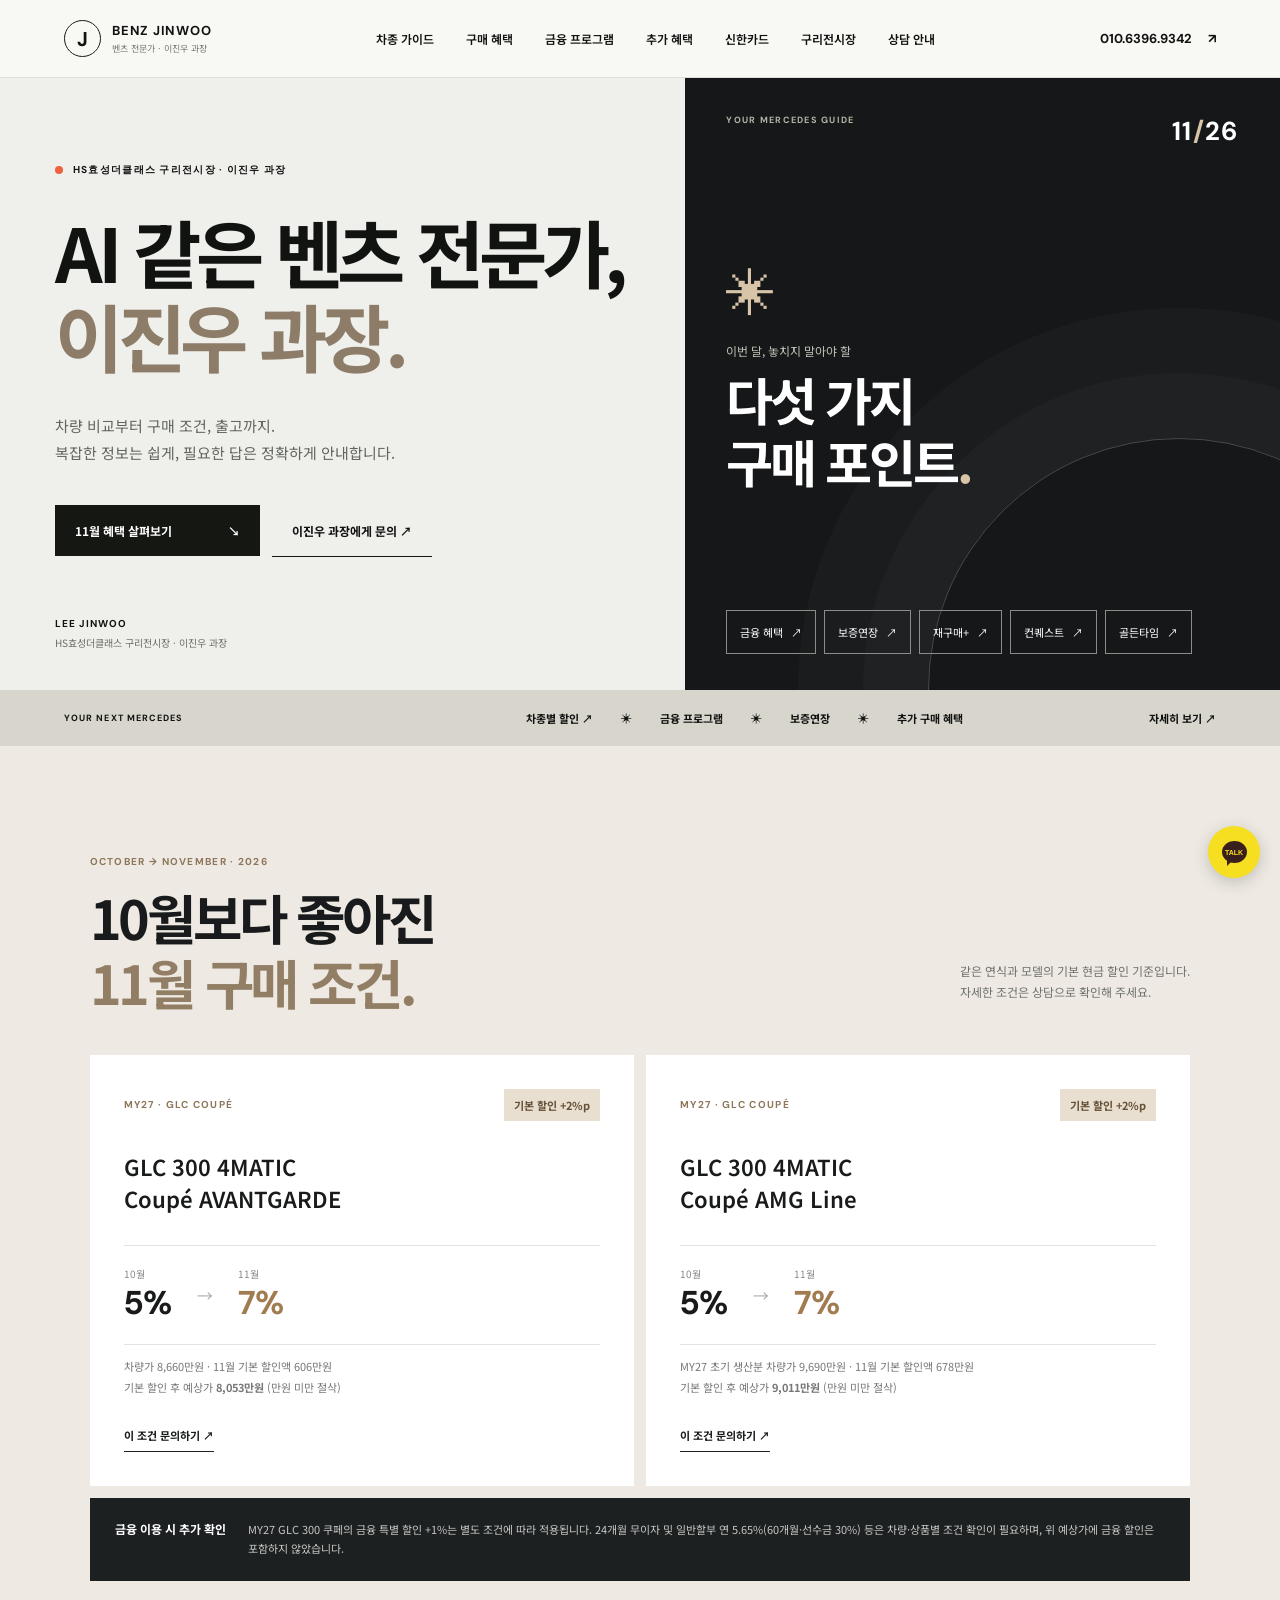
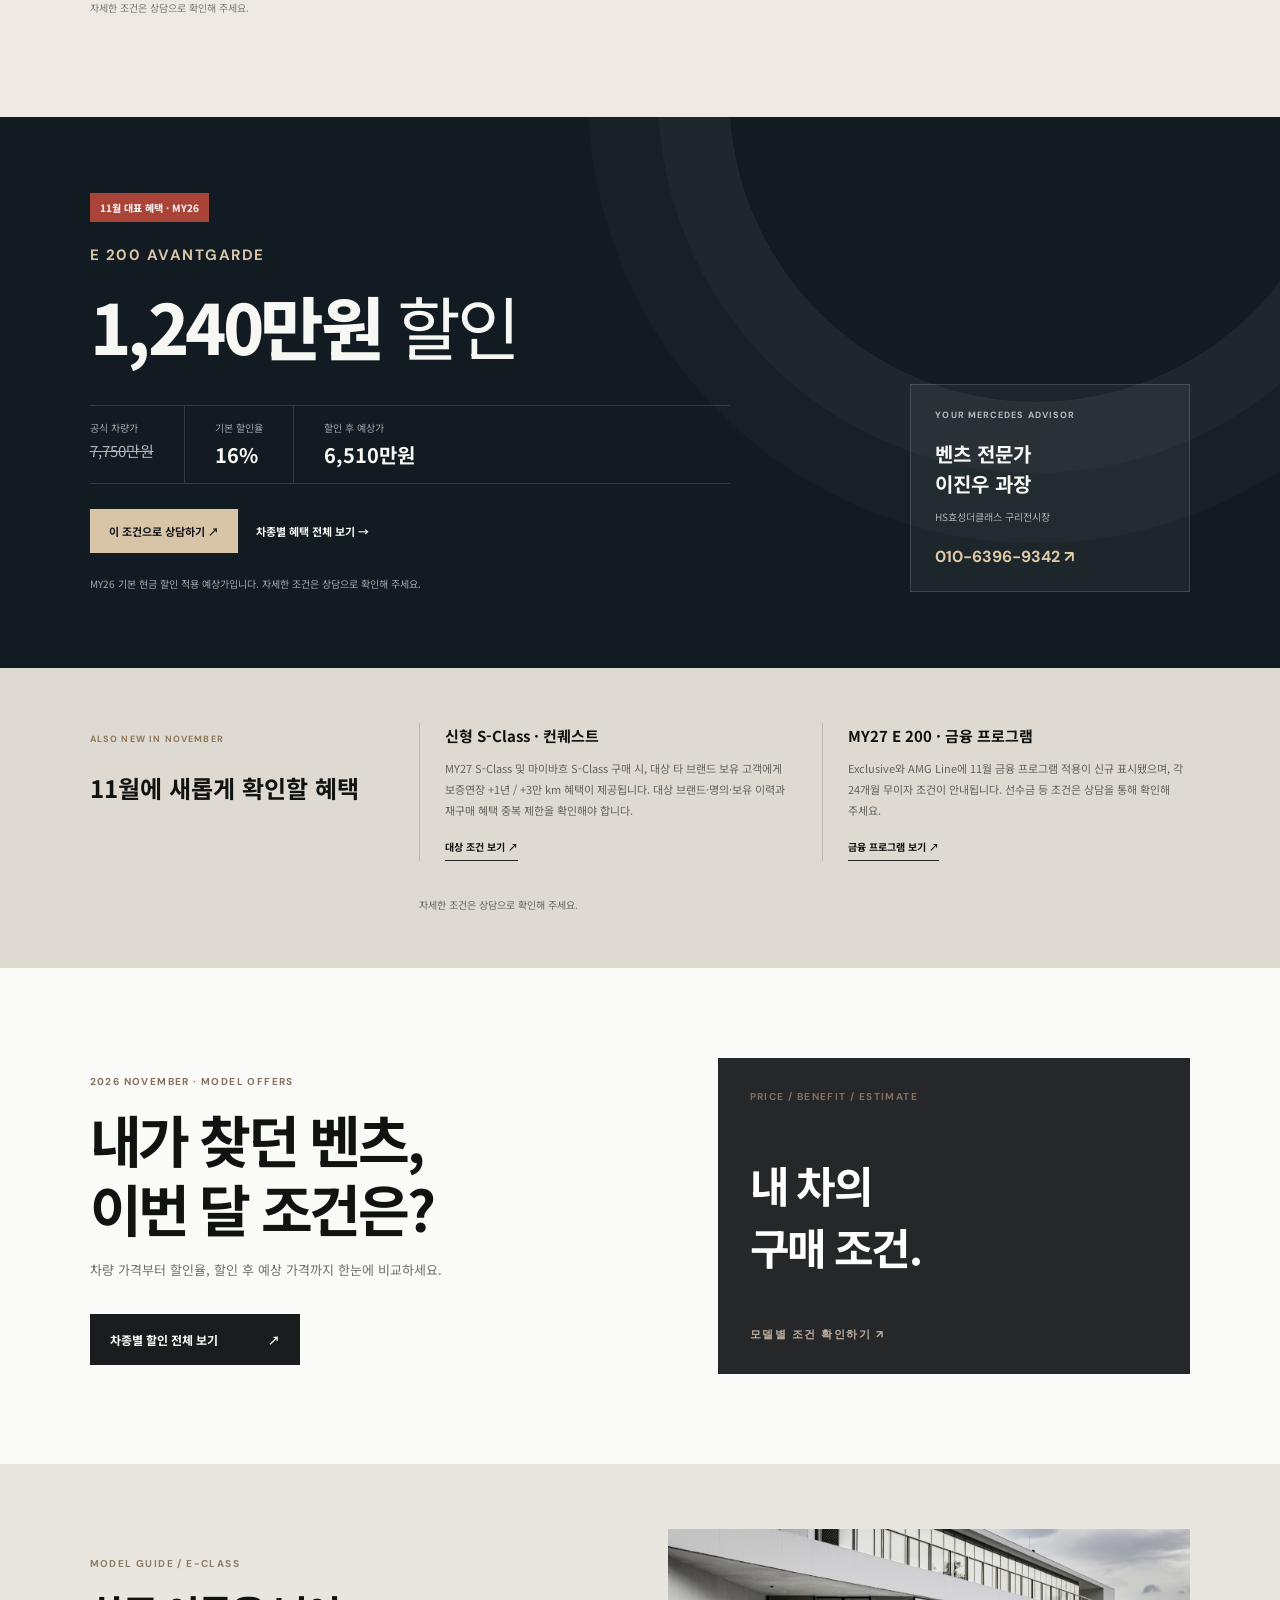
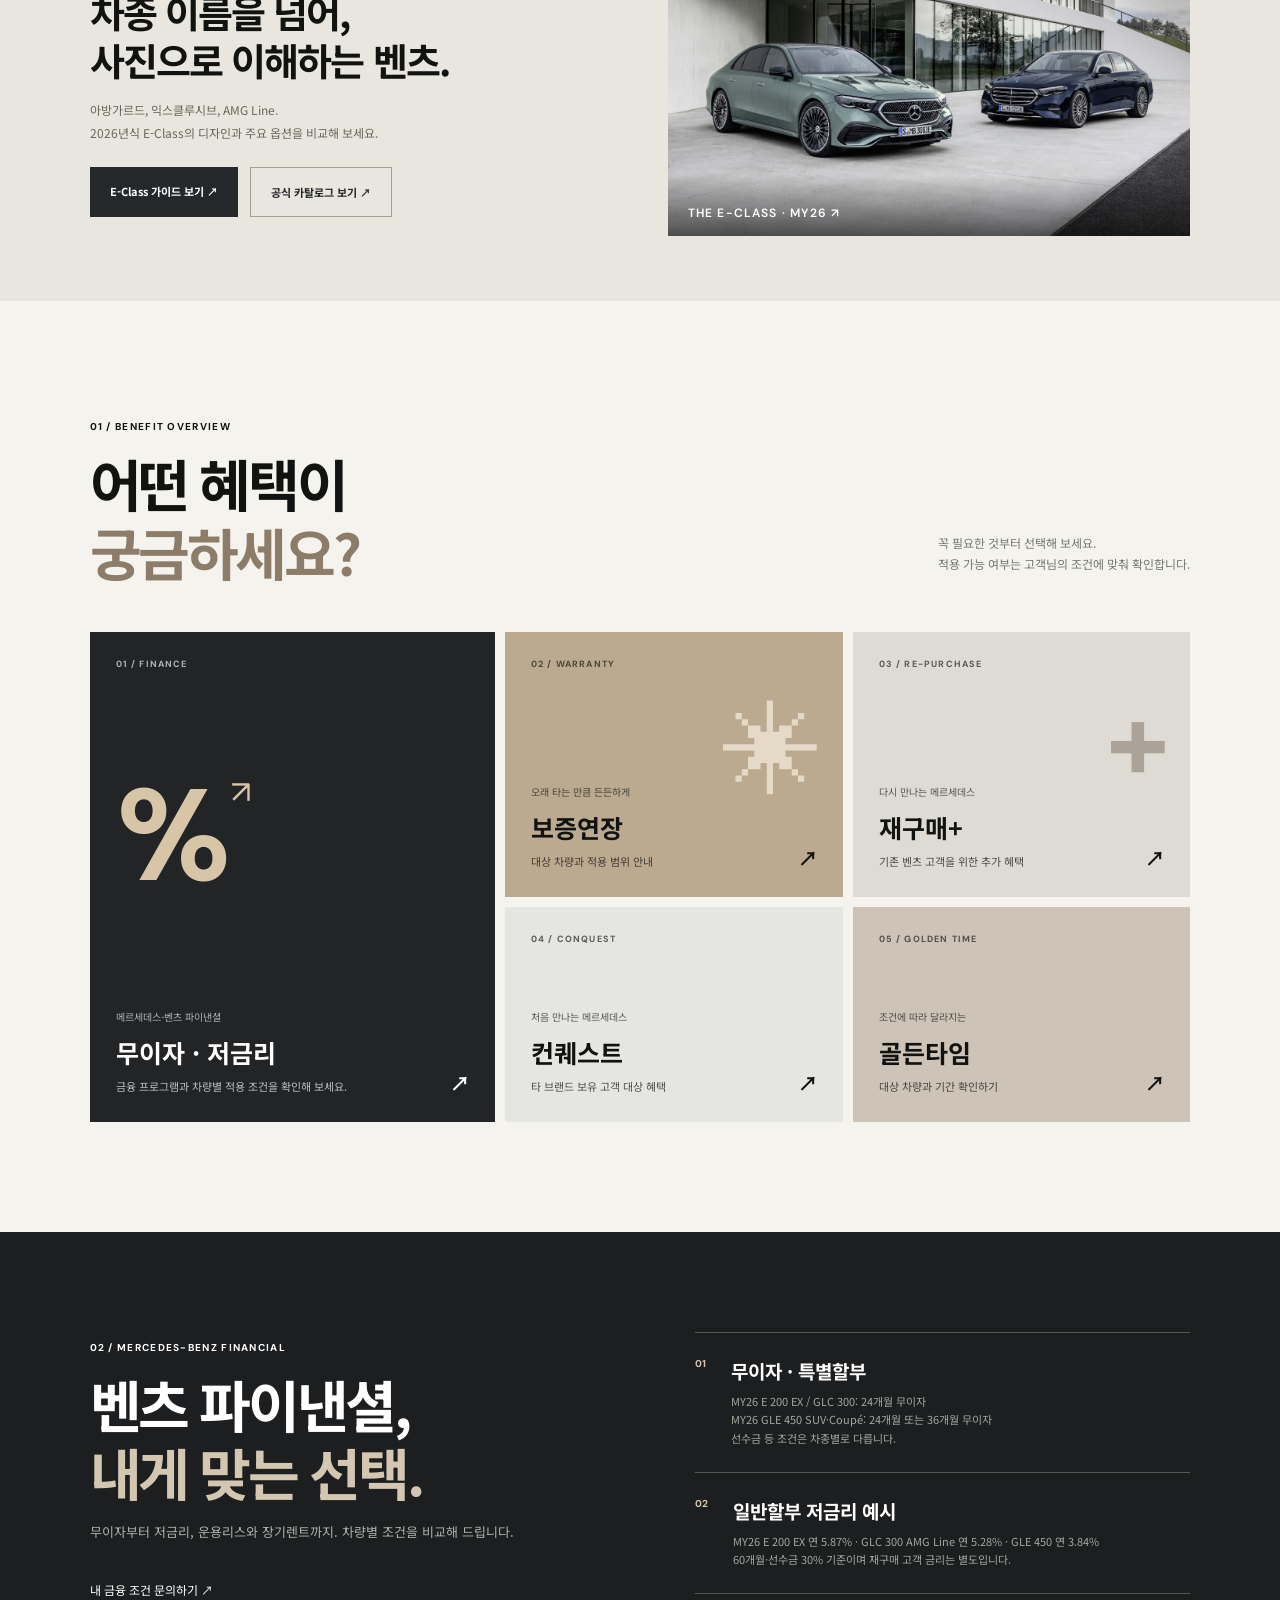
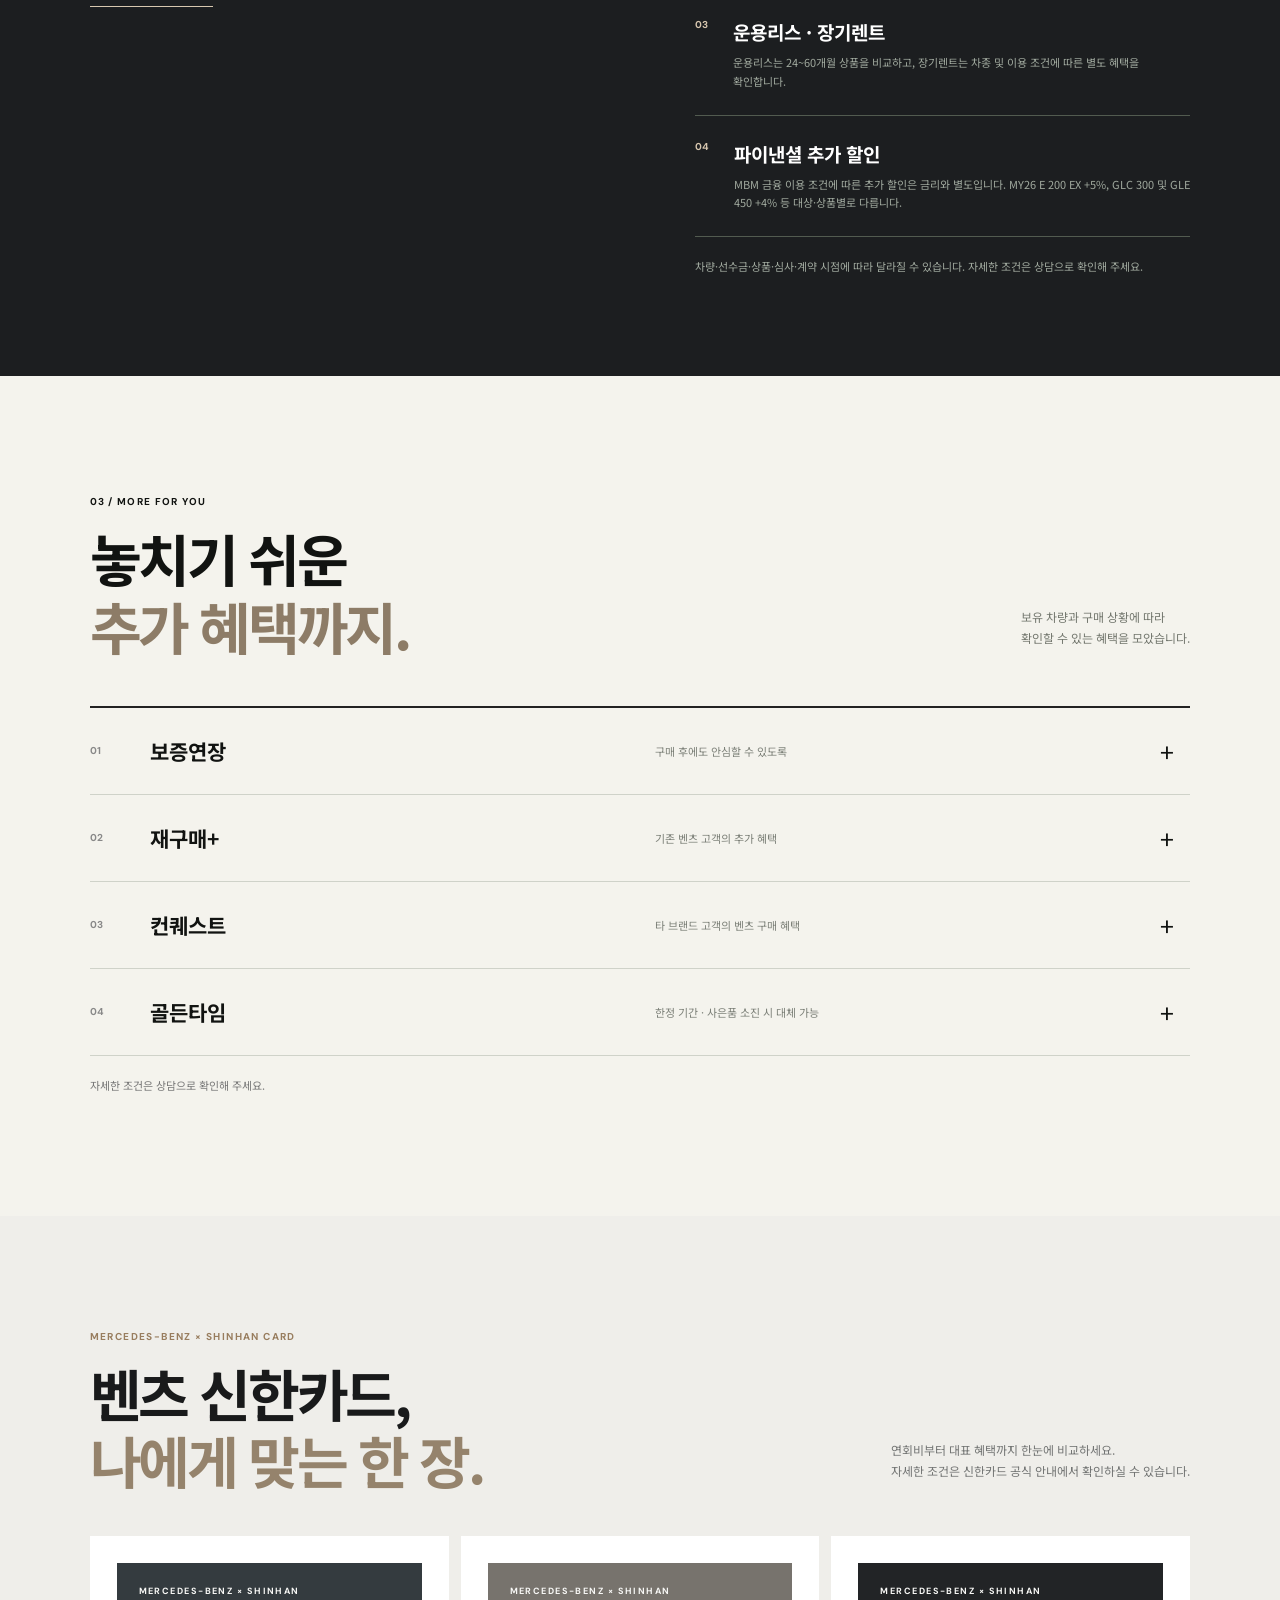
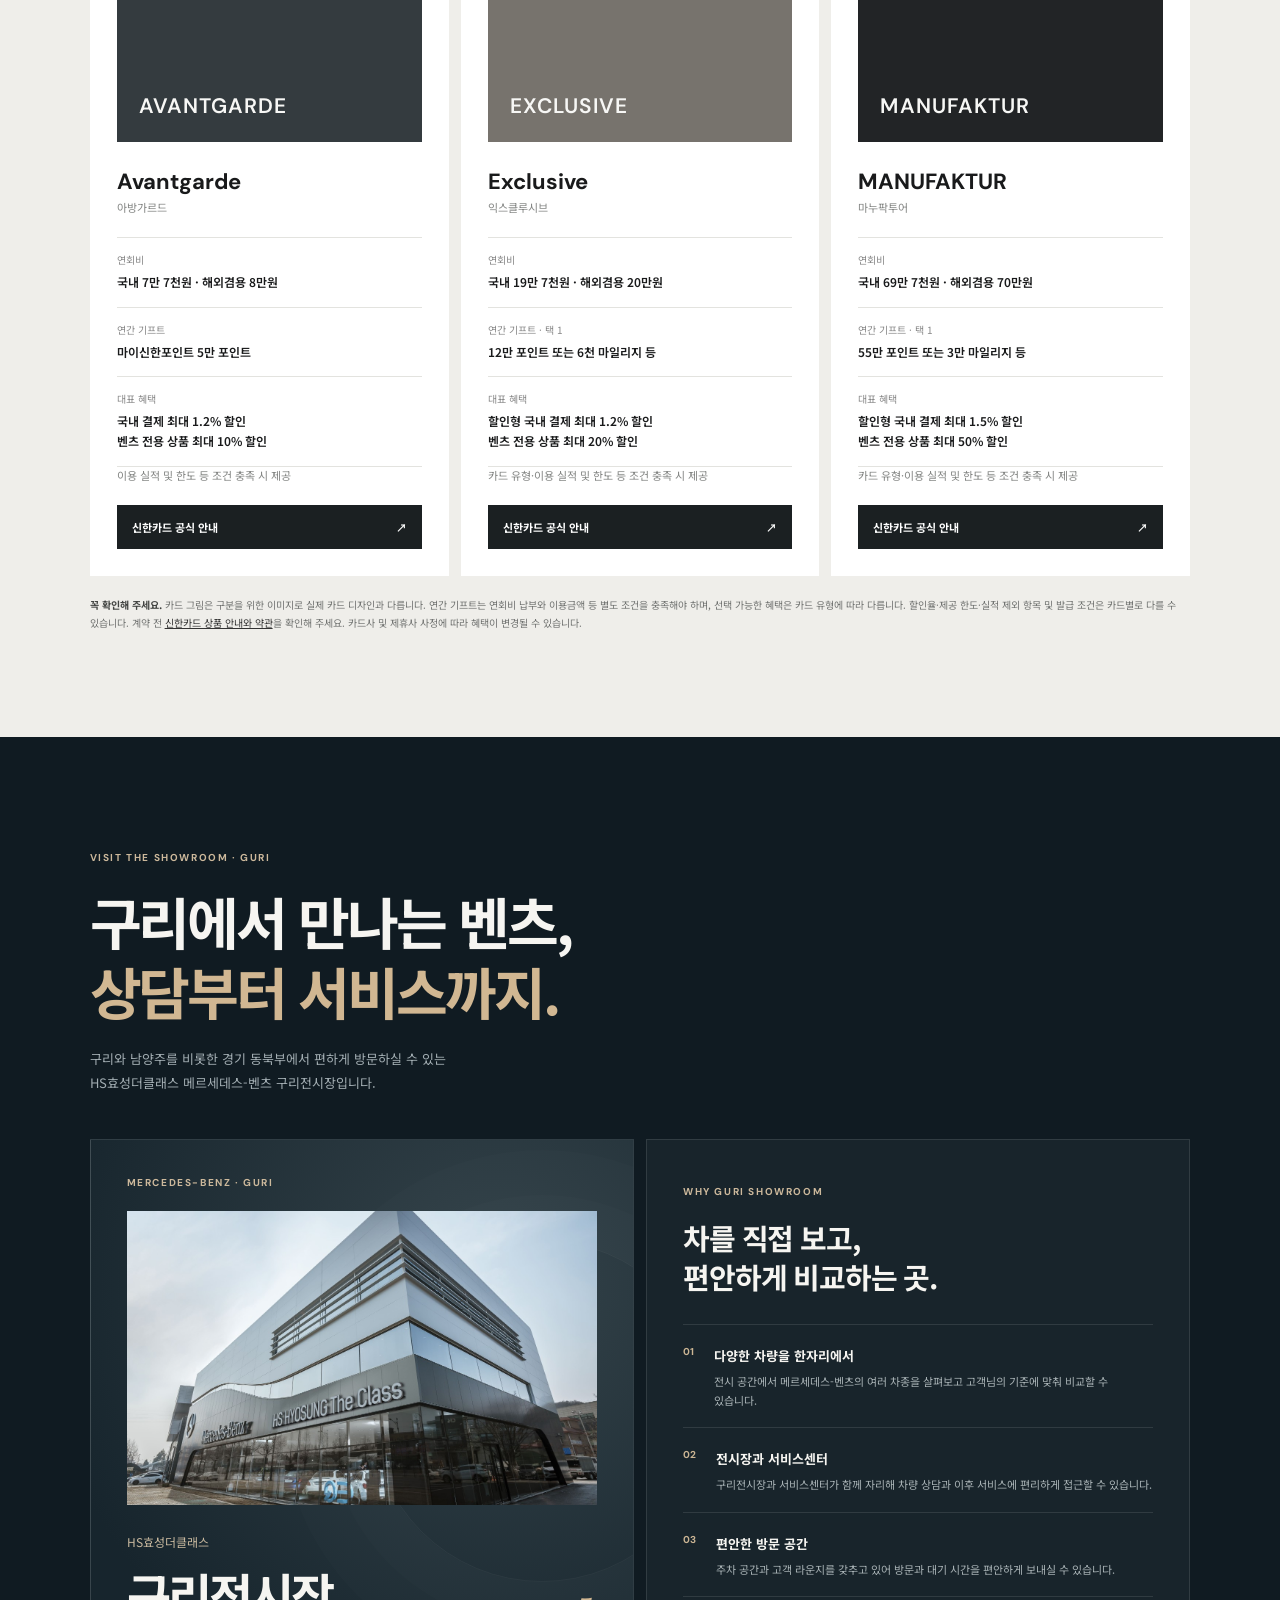
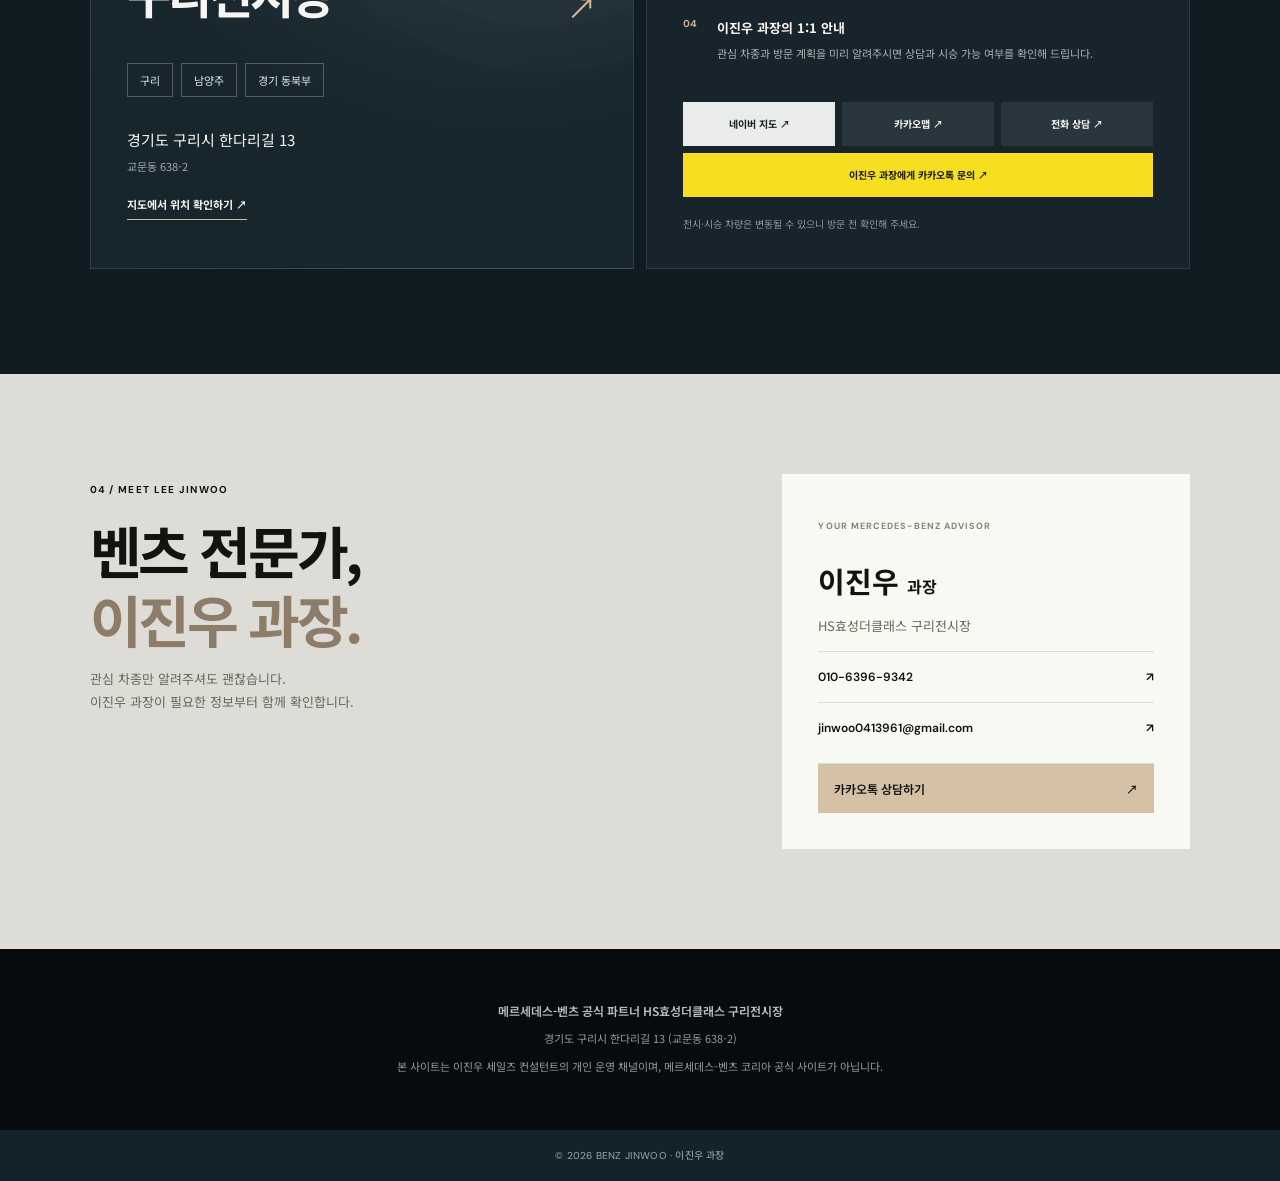
<file: index.html>
<!doctype html>
<html lang="ko"><head><meta charset="utf-8"><meta name="viewport" content="width=device-width,initial-scale=1"><meta name="description" content="벤츠 전문가 이진우 과장. HS효성더클래스 구리전시장, 차종별 11월 혜택과 E-Class 가이드, 신차 구매 상담."><title>벤츠 이진우 과장 | HS효성더클래스 구리전시장</title><link rel="preconnect" href="https://fonts.googleapis.com"><link rel="preconnect" href="https://fonts.gstatic.com" crossorigin><link href="https://fonts.googleapis.com/css2?family=DM+Sans:wght@400;500;600;700&family=Noto+Sans+KR:wght@400;500;600;700;800&display=swap" rel="stylesheet"><link rel="stylesheet" href="style.css?v=20261103-live1"><link rel="stylesheet" href="refinements.css?v=20261103-live1"><link rel="stylesheet" href="navigation.css?v=20261103-live1"><link rel="stylesheet" href="spotlight.css?v=20261103-live1"><link rel="stylesheet" href="floating.css?v=20261103-live1"><link rel="stylesheet" href="comparison.css?v=20261103-live1"><link rel="stylesheet" href="showroom.css?v=20261103-live1"><link rel="stylesheet" href="showroom-film.css?v=20261103-live1"><link rel="stylesheet" href="legal-footer.css?v=20261103-live1"><link rel="stylesheet" href="showroom-photo-compact.css?v=20261103-live1"><link rel="stylesheet" href="cards.css?v=20261103-live1"><link rel="stylesheet" href="guides-teaser.css?v=20261103-live1"></head>
<body>
<header class="header"><a href="#top" class="brand"><span class="brand-icon">J</span><span><b>BENZ JINWOO</b><small>벤츠 전문가 · 이진우 과장</small></span></a><nav><a href="e-class.html">차종 가이드</a><a href="#benefits">구매 혜택</a><a href="#finance">금융 프로그램</a><a href="#special">추가 혜택</a><a href="#cards">신한카드</a><a href="#showroom">구리전시장</a><a href="#advisor">상담 안내</a></nav><a class="header-phone" href="tel:01063969342">010.6396.9342 <span>↗</span></a></header>
<main id="top"><section class="hero"><div class="hero-main"><div class="eyebrow"><span></span> HS효성더클래스 구리전시장 · 이진우 과장</div><h1>AI 같은 벤츠 전문가,<br><em>이진우 과장.</em></h1><p>차량 비교부터 구매 조건, 출고까지.<br>복잡한 정보는 쉽게, 필요한 답은 정확하게 안내합니다.</p><div class="hero-actions"><a class="primary" href="#benefits">11월 혜택 살펴보기 <span>↘</span></a><a class="secondary" href="https://open.kakao.com/o/sKl7ZhEi" target="_blank" rel="noopener">이진우 과장에게 문의 ↗</a></div><div class="hero-signature"><b>LEE JINWOO</b><span>HS효성더클래스 구리전시장 · 이진우 과장</span></div></div><div class="hero-panel"><div class="panel-top"><span>YOUR MERCEDES GUIDE</span><b>11<span>/</span>26</b></div><div class="panel-center"><div class="spark">✳</div><small>이번 달, 놓치지 말아야 할</small><strong>다섯 가지<br>구매 포인트<span>.</span></strong></div><nav class="panel-bottom" aria-label="구매 혜택 바로가기"><a href="#finance">금융 혜택 <span aria-hidden="true">↗</span></a><a href="#warranty">보증연장 <span aria-hidden="true">↗</span></a><a href="#loyalty">재구매+ <span aria-hidden="true">↗</span></a><a href="#conquest">컨퀘스트 <span aria-hidden="true">↗</span></a><a href="#golden">골든타임 <span aria-hidden="true">↗</span></a></nav></div></section>
<div class="ribbon"><span>YOUR NEXT MERCEDES</span><a href="prices.html">차종별 할인 ↗</a><i>✳</i><b>금융 프로그램</b><i>✳</i><b>보증연장</b><i>✳</i><b>추가 구매 혜택</b><a href="#benefits">자세히 보기 ↗</a></div>
<section class="comparison" id="comparison"><div class="comparison-head"><div><span>OCTOBER → NOVEMBER · 2026</span><h2>10월보다 좋아진<br><em>11월 구매 조건.</em></h2></div><p>같은 연식과 모델의 기본 현금 할인 기준입니다.<br>자세한 조건은 상담으로 확인해 주세요.</p></div><div class="comparison-grid"><article><div class="compare-top"><span>MY27 · GLC COUPÉ</span><b>기본 할인 +2%p</b></div><h3>GLC 300 4MATIC<br>Coupé AVANTGARDE</h3><div class="compare-rates"><div><small>10월</small><strong>5%</strong></div><i>→</i><div><small>11월</small><strong>7%</strong></div></div><p>차량가 8,660만원 · 11월 기본 할인액 606만원<br>기본 할인 후 예상가 <b>8,053만원</b> (만원 미만 절삭)</p><a href="https://open.kakao.com/o/sKl7ZhEi" target="_blank" rel="noopener">이 조건 문의하기 ↗</a></article><article><div class="compare-top"><span>MY27 · GLC COUPÉ</span><b>기본 할인 +2%p</b></div><h3>GLC 300 4MATIC<br>Coupé AMG Line</h3><div class="compare-rates"><div><small>10월</small><strong>5%</strong></div><i>→</i><div><small>11월</small><strong>7%</strong></div></div><p>MY27 초기 생산분 차량가 9,690만원 · 11월 기본 할인액 678만원<br>기본 할인 후 예상가 <b>9,011만원</b> (만원 미만 절삭)</p><a href="https://open.kakao.com/o/sKl7ZhEi" target="_blank" rel="noopener">이 조건 문의하기 ↗</a></article></div><div class="compare-foot"><strong>금융 이용 시 추가 확인</strong><span>MY27 GLC 300 쿠페의 금융 특별 할인 +1%는 별도 조건에 따라 적용됩니다. 24개월 무이자 및 일반할부 연 5.65%(60개월·선수금 30%) 등은 차량·상품별 조건 확인이 필요하며, 위 예상가에 금융 할인은 포함하지 않았습니다.</span></div><p class="compare-note">자세한 조건은 상담으로 확인해 주세요.</p></section>
<section class="spotlight" aria-labelledby="spotlight-title"><div class="spotlight-inner"><div class="spotlight-main"><span class="spotlight-tag">11월 대표 혜택 · MY26</span><p class="spotlight-model">E 200 AVANTGARDE</p><h2 id="spotlight-title"><strong>1,240만원</strong> 할인</h2><div class="spotlight-values"><div><small>공식 차량가</small><span>7,750만원</span></div><div><small>기본 할인율</small><b>16%</b></div><div><small>할인 후 예상가</small><b>6,510만원</b></div></div><div class="spotlight-actions"><a href="https://open.kakao.com/o/sKl7ZhEi" target="_blank" rel="noopener">이 조건으로 상담하기 ↗</a><a href="prices.html">차종별 혜택 전체 보기 →</a></div><p class="spotlight-note">MY26 기본 현금 할인 적용 예상가입니다. 자세한 조건은 상담으로 확인해 주세요.</p></div><aside class="spotlight-person"><small>YOUR MERCEDES ADVISOR</small><strong>벤츠 전문가<br>이진우 과장</strong><p>HS효성더클래스 구리전시장</p><a href="tel:01063969342">010-6396-9342 ↗</a></aside></div></section>
<section class="comparison-extra"><div><span>ALSO NEW IN NOVEMBER</span><h3>11월에 새롭게 확인할 혜택</h3></div><article><strong>신형 S-Class · 컨퀘스트</strong><p>MY27 S-Class 및 마이바흐 S-Class 구매 시, 대상 타 브랜드 보유 고객에게 보증연장 +1년 / +3만 km 혜택이 제공됩니다. 대상 브랜드·명의·보유 이력과 재구매 혜택 중복 제한을 확인해야 합니다.</p><a href="#conquest">대상 조건 보기 ↗</a></article><article><strong>MY27 E 200 · 금융 프로그램</strong><p>Exclusive와 AMG Line에 11월 금융 프로그램 적용이 신규 표시됐으며, 각 24개월 무이자 조건이 안내됩니다. 선수금 등 조건은 상담을 통해 확인해 주세요.</p><a href="#finance">금융 프로그램 보기 ↗</a></article><small>자세한 조건은 상담으로 확인해 주세요.</small></section>
<section class="model-promotion"><div><span>2026 NOVEMBER · MODEL OFFERS</span><h2>내가 찾던 벤츠,<br>이번 달 조건은?</h2><p>차량 가격부터 할인율, 할인 후 예상 가격까지 한눈에 비교하세요.</p><a href="prices.html">차종별 할인 전체 보기 <b>↗</b></a></div><a class="model-promotion-art" href="prices.html" aria-label="차종별 차량 가격과 구매 조건 확인하기"><small>PRICE / BENEFIT / ESTIMATE</small><strong>내 차의<br>구매 조건.</strong><span>모델별 조건 확인하기 ↗</span></a></section>
<section class="guide-teaser" id="model-guides"><div><span class="guide-label">MODEL GUIDE / E-CLASS</span><h2>차종 이름을 넘어,<br>사진으로 이해하는 벤츠.</h2><p>아방가르드, 익스클루시브, AMG Line.<br>2026년식 E-Class의 디자인과 주요 옵션을 비교해 보세요.</p><div class="guide-teaser-links"><a href="e-class.html">E-Class 가이드 보기 ↗</a><a href="e-class.html#catalogue">공식 카탈로그 보기 ↗</a></div></div><a class="guide-teaser-image" href="e-class.html" aria-label="E-Class 차종 가이드 열기"><img src="assets/e-class/cover.jpg" alt="E-Class 디자인 비교" width="2671" height="1690" loading="lazy"><span>THE E-CLASS · MY26 ↗</span></a></section>
<section class="section benefits" id="benefits"><div class="section-head"><div><span class="kicker">01 / BENEFIT OVERVIEW</span><h2>어떤 혜택이<br><em>궁금하세요?</em></h2></div><p>꼭 필요한 것부터 선택해 보세요.<br>적용 가능 여부는 고객님의 조건에 맞춰 확인합니다.</p></div><div class="benefit-grid">
<a class="benefit big" href="#finance"><span class="number">01 / FINANCE</span><div class="card-graphic">%<i>↗</i></div><div><small>메르세데스-벤츠 파이낸셜</small><h3>무이자 · 저금리</h3><p>금융 프로그램과 차량별 적용 조건을 확인해 보세요.</p></div><b class="arrow">↗</b></a>
<a class="benefit red" href="#warranty"><span class="number">02 / WARRANTY</span><div class="graphic-star">✳</div><div><small>오래 타는 만큼 든든하게</small><h3>보증연장</h3><p>대상 차량과 적용 범위 안내</p></div><b class="arrow">↗</b></a>
<a class="benefit pale" href="#loyalty"><span class="number">03 / RE-PURCHASE</span><div class="card-graphic plus">+</div><div><small>다시 만나는 메르세데스</small><h3>재구매+</h3><p>기존 벤츠 고객을 위한 추가 혜택</p></div><b class="arrow">↗</b></a>
<a class="benefit light" href="#conquest"><span class="number">04 / CONQUEST</span><div><small>처음 만나는 메르세데스</small><h3>컨퀘스트</h3><p>타 브랜드 보유 고객 대상 혜택</p></div><b class="arrow">↗</b></a>
<a class="benefit gold" href="#golden"><span class="number">05 / GOLDEN TIME</span><div><small>조건에 따라 달라지는</small><h3>골든타임</h3><p>대상 차량과 기간 확인하기</p></div><b class="arrow">↗</b></a></div></section>
<section class="finance-section" id="finance"><div class="finance-intro"><span class="kicker">02 / MERCEDES-BENZ FINANCIAL</span><h2>벤츠 파이낸셜,<br><em>내게 맞는 선택.</em></h2><p>무이자부터 저금리, 운용리스와 장기렌트까지. 차량별 조건을 비교해 드립니다.</p><a href="https://open.kakao.com/o/sKl7ZhEi" target="_blank" rel="noopener">내 금융 조건 문의하기 ↗</a></div><div class="finance-list"><article><span>01</span><div><h3>무이자 · 특별할부</h3><p>MY26 E 200 EX / GLC 300: 24개월 무이자<br>MY26 GLE 450 SUV·Coupé: 24개월 또는 36개월 무이자<br>선수금 등 조건은 차종별로 다릅니다.</p></div></article><article><span>02</span><div><h3>일반할부 저금리 예시</h3><p>MY26 E 200 EX 연 5.87% · GLC 300 AMG Line 연 5.28% · GLE 450 연 3.84%<br>60개월·선수금 30% 기준이며 재구매 고객 금리는 별도입니다.</p></div></article><article><span>03</span><div><h3>운용리스 · 장기렌트</h3><p>운용리스는 24~60개월 상품을 비교하고, 장기렌트는 차종 및 이용 조건에 따른 별도 혜택을 확인합니다.</p></div></article><article><span>04</span><div><h3>파이낸셜 추가 할인</h3><p>MBM 금융 이용 조건에 따른 추가 할인은 금리와 별도입니다. MY26 E 200 EX +5%, GLC 300 및 GLE 450 +4% 등 대상·상품별로 다릅니다.</p></div></article><small>차량·선수금·상품·심사·계약 시점에 따라 달라질 수 있습니다. 자세한 조건은 상담으로 확인해 주세요.</small></div></section>
<section class="section special" id="special"><div class="section-head"><div><span class="kicker">03 / MORE FOR YOU</span><h2>놓치기 쉬운<br><em>추가 혜택까지.</em></h2></div><p>보유 차량과 구매 상황에 따라<br>확인할 수 있는 혜택을 모았습니다.</p></div><div class="details">
<details id="warranty"><summary><span>01</span><strong>보증연장</strong><small>구매 후에도 안심할 수 있도록</small><b>+</b></summary><div class="detail-content"><p><b>+2년 / +7만 km:</b> 총 5년 / 17만 km까지, 기간 또는 주행거리 중 먼저 도달하는 기준 적용.</p><p><b>+1년 / +3만 km:</b> 총 4년 / 13만 km까지, 기간 또는 주행거리 중 먼저 도달하는 기준 적용.</p><p>2026년 11월 기준 MY26·MY27 EQ 일부 차종(신형 전기 CLA·전기 GLC 제외)과 MY26 마이바흐 S-Class에는 전 결제방식에서 +2년/+7만 km가 안내됩니다. MY27 신형 S-Class·마이바흐 S-Class는 사전계약 재구매 고객에 한해 파이낸셜 이용 시 +2년/+7만 km, 현금 구매 시 +1년/+3만 km가 적용될 수 있습니다.</p><p>보장 범위·대상 차량·적용 조건을 확인해 주세요. 정기검사비 환급은 제공되지 않으며 단기렌터카는 제외됩니다.</p></div></details>
<details id="loyalty"><summary><span>02</span><strong>재구매+</strong><small>기존 벤츠 고객의 추가 혜택</small><b>+</b></summary><p>일정 조건의 E-Class 이상 차량 보유 고객이 MY27 S-Class 등을 구매할 때 보유 이력에 따른 혜택을 확인할 수 있습니다. 컨퀘스트와 중복되지 않으며 세부 자격은 상담해 주세요.</p></details>
<details id="conquest"><summary><span>03</span><strong>컨퀘스트</strong><small>타 브랜드 고객의 벤츠 구매 혜택</small><b>+</b></summary><div class="detail-content"><p><b>기존 보유 차량:</b> BMW(미니 제외), 아우디, 제네시스, 볼보, 포르쉐, 랜드로버, 렉서스.</p><p><b>신차 GLC 또는 GLE SUV·Coupé:</b> 위 브랜드 보유 시 기본 조건 충족하면 추가 현금 할인 +1%.</p><p><b>MY26 마이바흐 S 680 또는 GLS 600:</b> 위 브랜드와 롤스로이스·벤틀리 보유 고객에게 추가 현금 할인 +7%.</p><p><b>MY27 S-Class 및 마이바흐 S-Class:</b> 위 대상 브랜드 보유 고객에게 현금 할인 대신 보증연장 +1년 / +3만 km 혜택. 다른 보증연장과의 중복 및 최종 보장 범위는 별도 확인이 필요합니다.</p><p>기존차량 보유·명의 조건과 증빙이 필요하며 재구매 혜택과 중복되지 않습니다. 자세한 조건은 상담으로 확인해 주세요.</p></div></details>
<details id="golden"><summary><span>04</span><strong>골든타임</strong><small>한정 기간 · 사은품 소진 시 대체 가능</small><b>+</b></summary><div class="detail-content"><p>같은 달 내 계약금 입금일부터 잔금 납입일까지 7일 이내 완료하는 등 조건을 충족한 대상 차량에 선택 사은품을 제공합니다.</p><p><b>옵션 1:</b> 테일러메이드 웰컴 골프백 그레이 또는 웰컴 보스턴백 화이트.</p><p><b>옵션 2:</b> 폴딩 체어 2개 또는 캠핑 테이블과 피크닉 블랭킷.</p><p>차량에 따른 선택 가능 구성과 적용 여부는 상담 시 확인해 주세요. 사은품 재고 소진 시 다른 상품으로 대체될 수 있습니다.</p></div></details></div><p style="color:#777;font-size:11px;line-height:1.7;margin-top:20px">자세한 조건은 상담으로 확인해 주세요.</p></section>
<section class="card-section" id="cards">
  <div class="card-section-head"><div><span>MERCEDES-BENZ × SHINHAN CARD</span><h2>벤츠 신한카드,<br><em>나에게 맞는 한 장.</em></h2></div><p>연회비부터 대표 혜택까지 한눈에 비교하세요.<br>자세한 조건은 신한카드 공식 안내에서 확인하실 수 있습니다.</p></div>
  <div class="card-section-grid">
    <article class="bank-card"><div class="bank-card-visual"><span>MERCEDES-BENZ × SHINHAN</span><strong>AVANTGARDE</strong></div><h3>Avantgarde</h3><p class="card-korean">아방가르드</p><dl><div><dt>연회비</dt><dd>국내 7만 7천원 · 해외겸용 8만원</dd></div><div><dt>연간 기프트</dt><dd>마이신한포인트 5만 포인트</dd></div><div><dt>대표 혜택</dt><dd>국내 결제 최대 1.2% 할인<br>벤츠 전용 상품 최대 10% 할인</dd></div></dl><p class="card-korean">이용 실적 및 한도 등 조건 충족 시 제공</p><a class="card-link" href="https://www.shinhancard.com/pconts/html/card/apply/family/1238016_2215.html" target="_blank" rel="noopener">신한카드 공식 안내 <span>↗</span></a></article>
    <article class="bank-card"><div class="bank-card-visual"><span>MERCEDES-BENZ × SHINHAN</span><strong>EXCLUSIVE</strong></div><h3>Exclusive</h3><p class="card-korean">익스클루시브</p><dl><div><dt>연회비</dt><dd>국내 19만 7천원 · 해외겸용 20만원</dd></div><div><dt>연간 기프트 · 택 1</dt><dd>12만 포인트 또는 6천 마일리지 등</dd></div><div><dt>대표 혜택</dt><dd>할인형 국내 결제 최대 1.2% 할인<br>벤츠 전용 상품 최대 20% 할인</dd></div></dl><p class="card-korean">카드 유형·이용 실적 및 한도 등 조건 충족 시 제공</p><a class="card-link" href="https://www.shinhancard.com/pconts/html/card/apply/family/1238021_2215.html" target="_blank" rel="noopener">신한카드 공식 안내 <span>↗</span></a></article>
    <article class="bank-card"><div class="bank-card-visual"><span>MERCEDES-BENZ × SHINHAN</span><strong>MANUFAKTUR</strong></div><h3>MANUFAKTUR</h3><p class="card-korean">마누팍투어</p><dl><div><dt>연회비</dt><dd>국내 69만 7천원 · 해외겸용 70만원</dd></div><div><dt>연간 기프트 · 택 1</dt><dd>55만 포인트 또는 3만 마일리지 등</dd></div><div><dt>대표 혜택</dt><dd>할인형 국내 결제 최대 1.5% 할인<br>벤츠 전용 상품 최대 50% 할인</dd></div></dl><p class="card-korean">카드 유형·이용 실적 및 한도 등 조건 충족 시 제공</p><a class="card-link" href="https://www.shinhancard.com/pconts/html/card/apply/family/1238025_2215.html" target="_blank" rel="noopener">신한카드 공식 안내 <span>↗</span></a></article>
  </div>
  <p class="card-section-note"><strong>꼭 확인해 주세요.</strong> 카드 그림은 구분을 위한 이미지로 실제 카드 디자인과 다릅니다. 연간 기프트는 연회비 납부와 이용금액 등 별도 조건을 충족해야 하며, 선택 가능한 혜택은 카드 유형에 따라 다릅니다. 할인율·제공 한도·실적 제외 항목 및 발급 조건은 카드별로 다를 수 있습니다. 계약 전 <a href="https://www.shinhancard.com/pconts/html/card/micro/mercedes-benz_micro.html" target="_blank" rel="noopener">신한카드 상품 안내와 약관</a>을 확인해 주세요. 카드사 및 제휴사 사정에 따라 혜택이 변경될 수 있습니다.</p>
</section>
<section class="showroom" id="showroom"><div class="showroom-heading"><span>VISIT THE SHOWROOM · GURI</span><h2>구리에서 만나는 벤츠,<br><em>상담부터 서비스까지.</em></h2><p>구리와 남양주를 비롯한 경기 동북부에서 편하게 방문하실 수 있는<br>HS효성더클래스 메르세데스-벤츠 구리전시장입니다.</p></div><div class="showroom-grid"><div class="showroom-location"><span class="showroom-location-label">MERCEDES-BENZ · GURI</span><figure class="showroom-photo-compact"><img src="guri-showroom.png" alt="HS효성더클래스 메르세데스-벤츠 구리전시장 외관"></figure><div class="showroom-location-title"><small>HS효성더클래스</small><strong>구리전시장</strong><i>↗</i></div><div class="showroom-regions"><span>구리</span><span>남양주</span><span>경기 동북부</span></div><p>경기도 구리시 한다리길 13<br><small>교문동 638-2</small></p><a href="https://map.naver.com/p/search/%EA%B5%AC%EB%A6%AC%EC%8B%9C%20%ED%95%9C%EB%8B%A4%EB%A6%AC%EA%B8%B8%2013" target="_blank" rel="noopener">지도에서 위치 확인하기 ↗</a></div><div class="showroom-info"><span>WHY GURI SHOWROOM</span><h3>차를 직접 보고,<br>편안하게 비교하는 곳.</h3><div class="showroom-feature"><b>01</b><div><strong>다양한 차량을 한자리에서</strong><p>전시 공간에서 메르세데스-벤츠의 여러 차종을 살펴보고 고객님의 기준에 맞춰 비교할 수 있습니다.</p></div></div><div class="showroom-feature"><b>02</b><div><strong>전시장과 서비스센터</strong><p>구리전시장과 서비스센터가 함께 자리해 차량 상담과 이후 서비스에 편리하게 접근할 수 있습니다.</p></div></div><div class="showroom-feature"><b>03</b><div><strong>편안한 방문 공간</strong><p>주차 공간과 고객 라운지를 갖추고 있어 방문과 대기 시간을 편안하게 보내실 수 있습니다.</p></div></div><div class="showroom-feature"><b>04</b><div><strong>이진우 과장의 1:1 안내</strong><p>관심 차종과 방문 계획을 미리 알려주시면 상담과 시승 가능 여부를 확인해 드립니다.</p></div></div><div class="showroom-actions"><a href="https://map.naver.com/p/search/%EA%B5%AC%EB%A6%AC%EC%8B%9C%20%ED%95%9C%EB%8B%A4%EB%A6%AC%EA%B8%B8%2013" target="_blank" rel="noopener">네이버 지도 ↗</a><a href="https://map.kakao.com/link/search/%EA%B5%AC%EB%A6%AC%EC%8B%9C%20%ED%95%9C%EB%8B%A4%EB%A6%AC%EA%B8%B8%2013" target="_blank" rel="noopener">카카오맵 ↗</a><a href="tel:01063969342">전화 상담 ↗</a><a class="showroom-kakao" href="https://open.kakao.com/o/sKl7ZhEi" target="_blank" rel="noopener">이진우 과장에게 카카오톡 문의 ↗</a></div><small class="showroom-note">전시·시승 차량은 변동될 수 있으니 방문 전 확인해 주세요.</small></div></div></section>
<section class="connect" id="advisor"><div><span class="kicker">04 / MEET LEE JINWOO</span><h2>벤츠 전문가,<br><em>이진우 과장.</em></h2><p>관심 차종만 알려주셔도 괜찮습니다.<br>이진우 과장이 필요한 정보부터 함께 확인합니다.</p></div><div class="contact-card"><small>YOUR MERCEDES-BENZ ADVISOR</small><h3>이진우 <span>과장</span></h3><p>HS효성더클래스 구리전시장</p><a href="tel:01063969342">010-6396-9342 <span>↗</span></a><a href="mailto:jinwoo0413961@gmail.com">jinwoo0413961@gmail.com <span>↗</span></a><a class="contact-kakao" href="https://open.kakao.com/o/sKl7ZhEi" target="_blank" rel="noopener">카카오톡 상담하기 <span>↗</span></a></div></section></main>
<footer class="legal-footer"><div class="legal-main"><strong>메르세데스-벤츠 공식 파트너 HS효성더클래스 구리전시장</strong><p>경기도 구리시 한다리길 13 (교문동 638-2)</p><p>본 사이트는 이진우 세일즈 컨설턴트의 개인 운영 채널이며, 메르세데스-벤츠 코리아 공식 사이트가 아닙니다.</p></div><div class="legal-bottom">© 2026 BENZ JINWOO · 이진우 과장</div></footer><aside class="floating-advisor" aria-label="이진우 과장 상담"><div class="floating-details"><small>HS효성더클래스 구리전시장</small><strong>이진우 과장</strong><a href="tel:01063969342">010-6396-9342</a></div><a class="floating-kakao" href="https://open.kakao.com/o/sKl7ZhEi" target="_blank" rel="noopener" aria-label="카카오톡 상담 새 창으로 열기"><span class="chat-icon" aria-hidden="true">TALK</span><span class="chat-label">카카오톡 상담 ↗</span></a></aside><div class="mobile-bar"><a href="tel:01063969342">전화 상담</a><a href="https://open.kakao.com/o/sKl7ZhEi" target="_blank" rel="noopener">카카오톡 상담 <span>↗</span></a></div><script src="navigation.js?v=20261103-live1"></script></body></html>
</file>
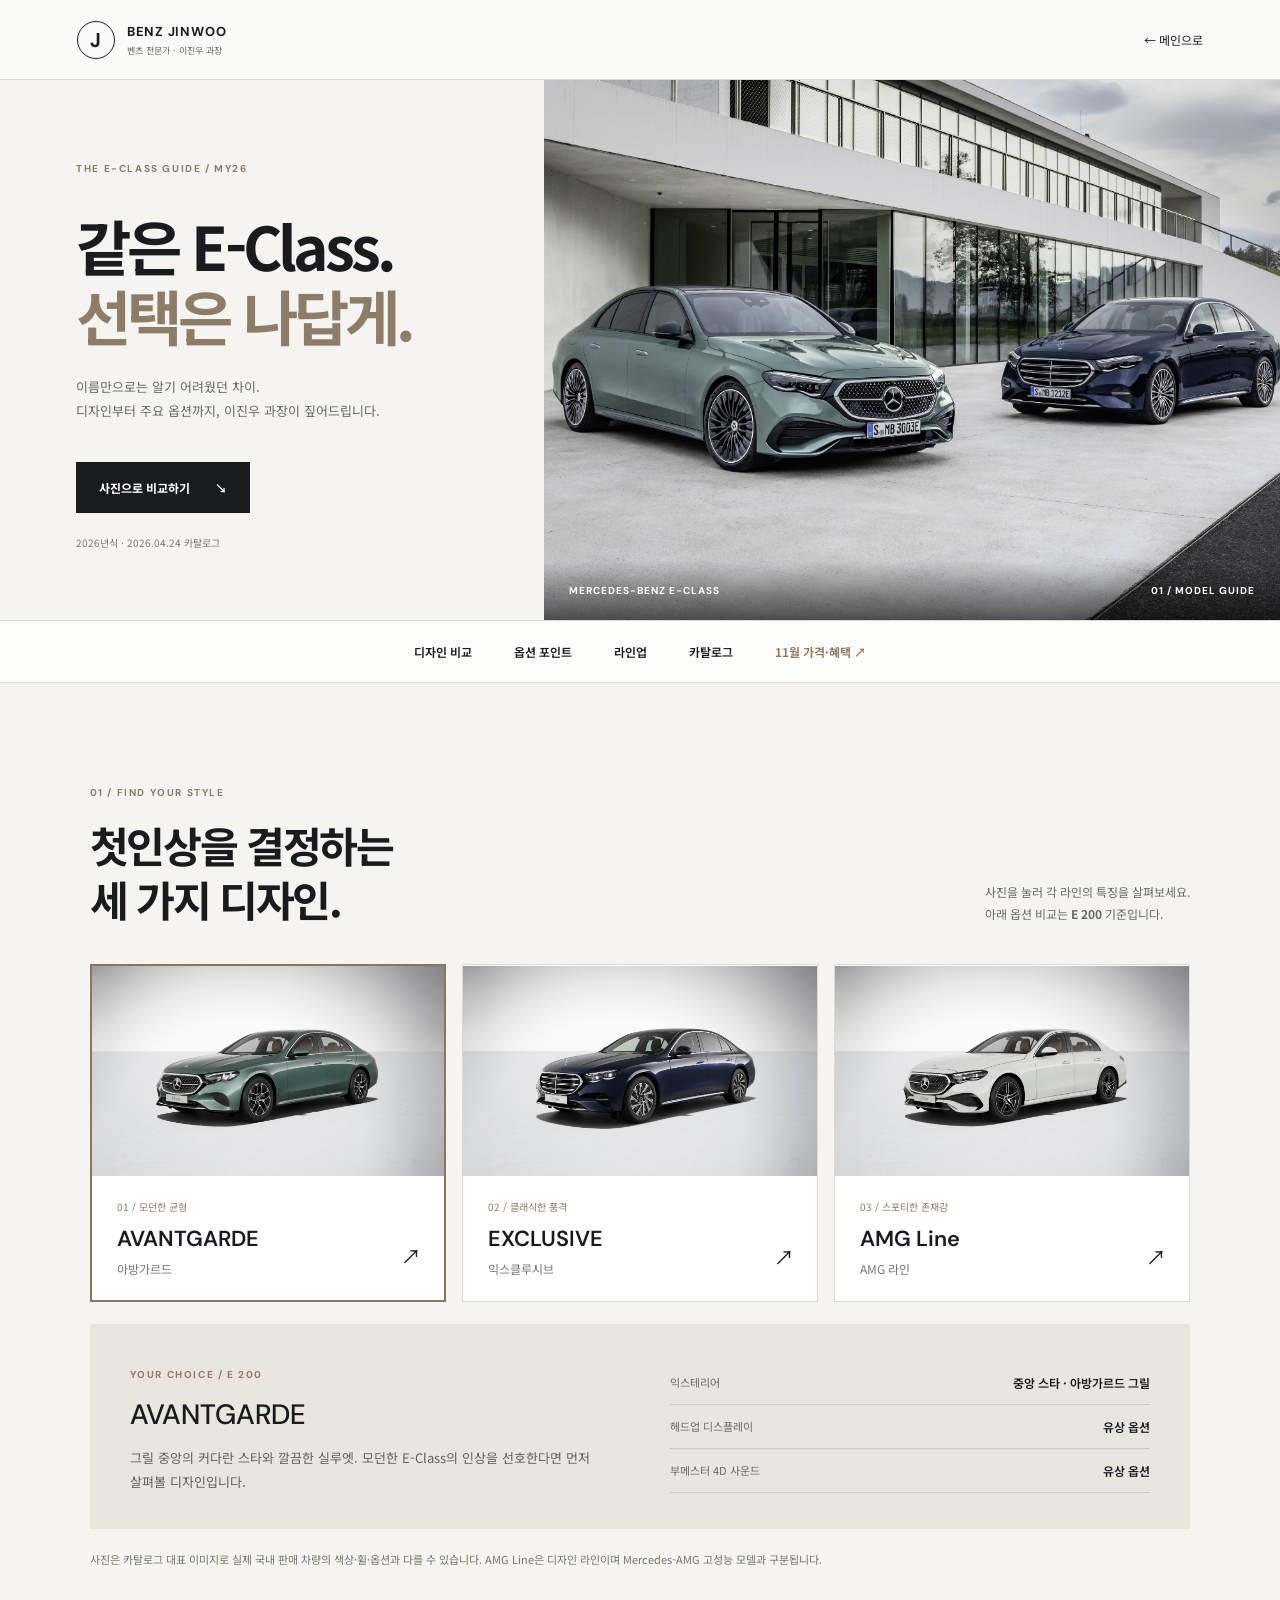
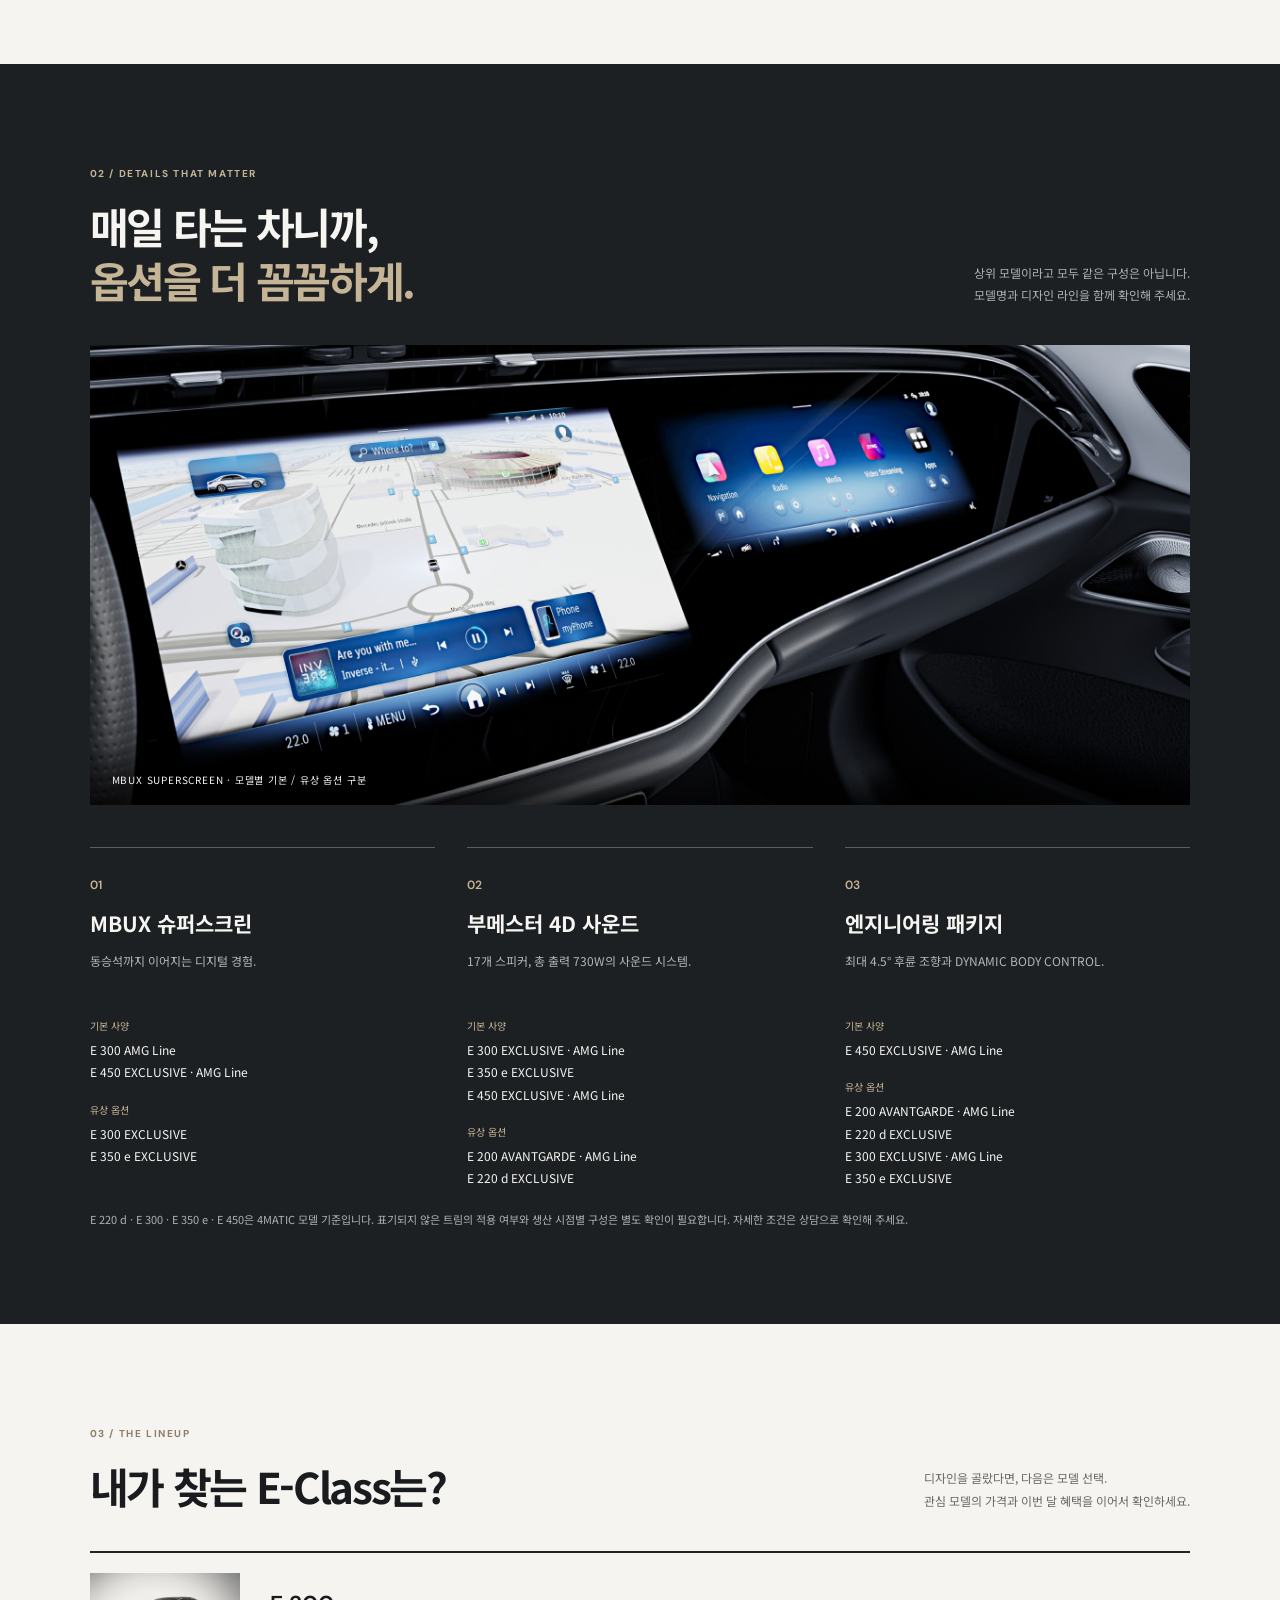
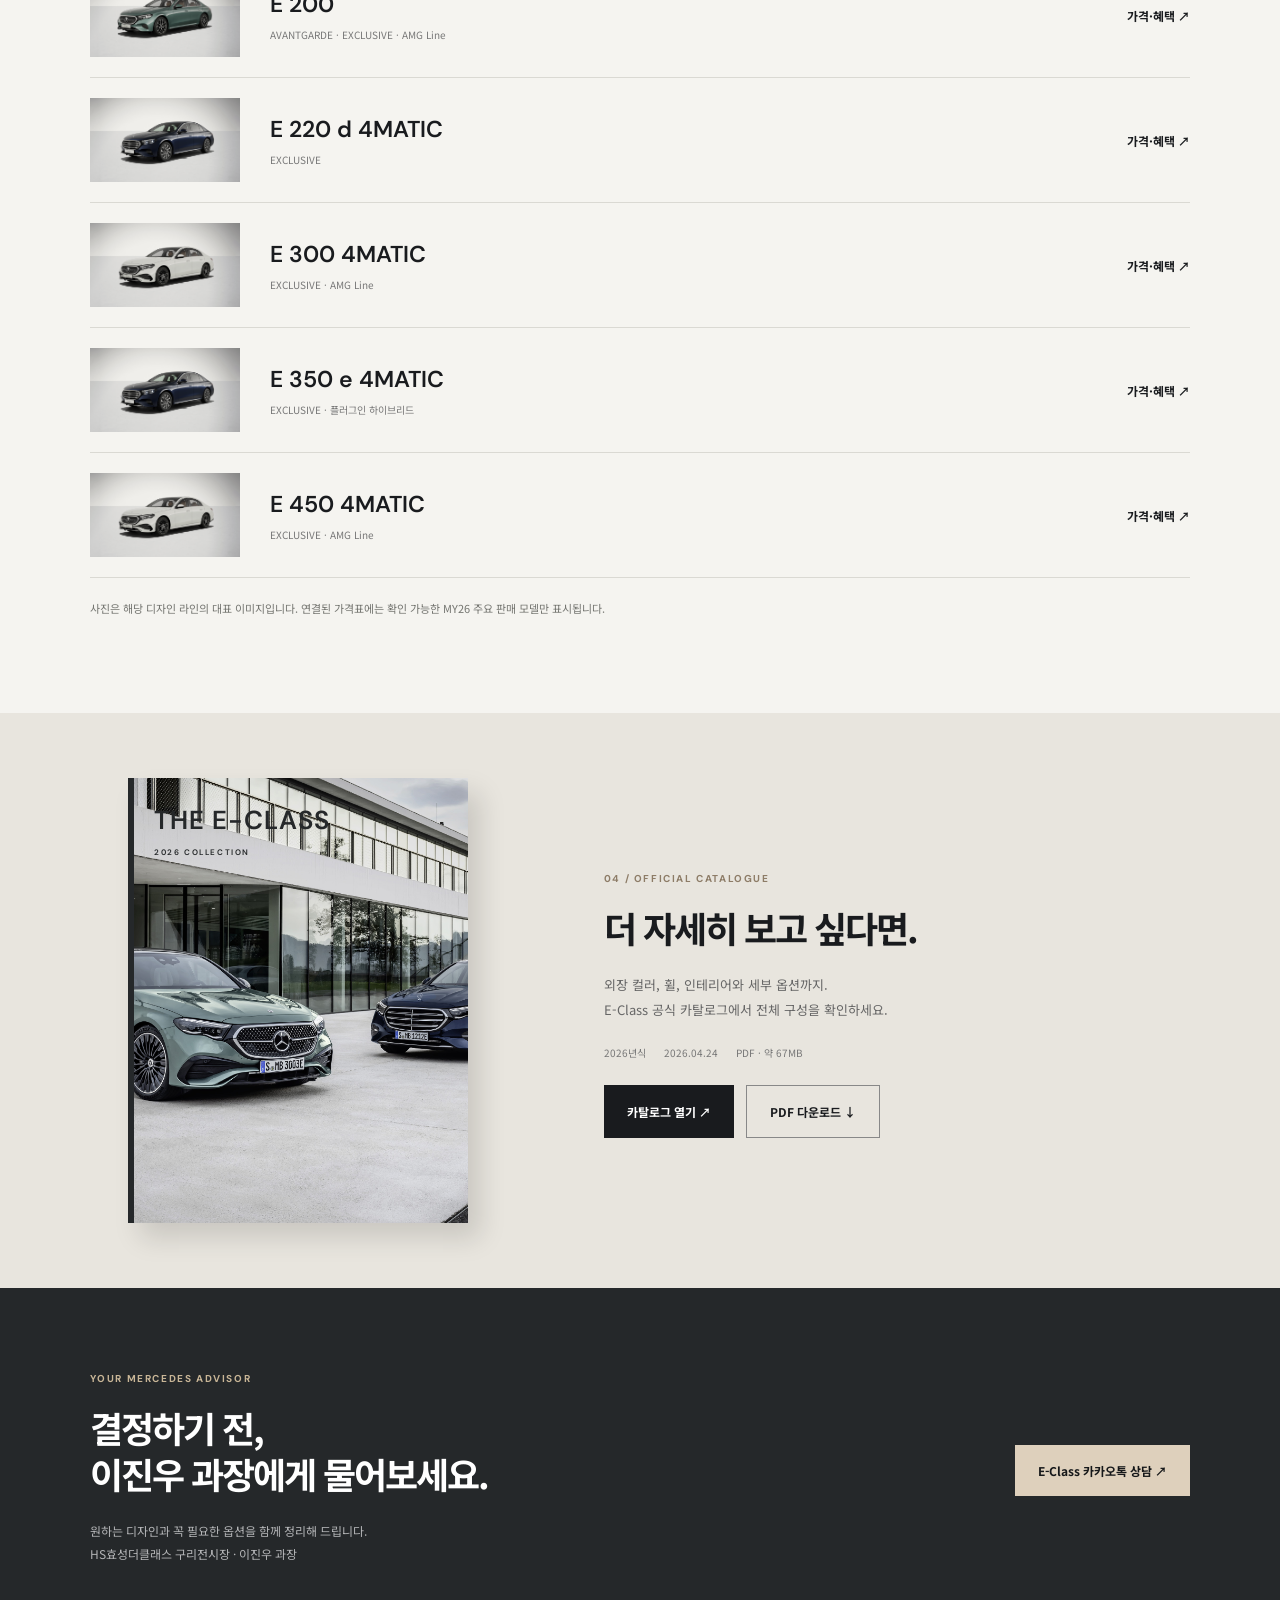
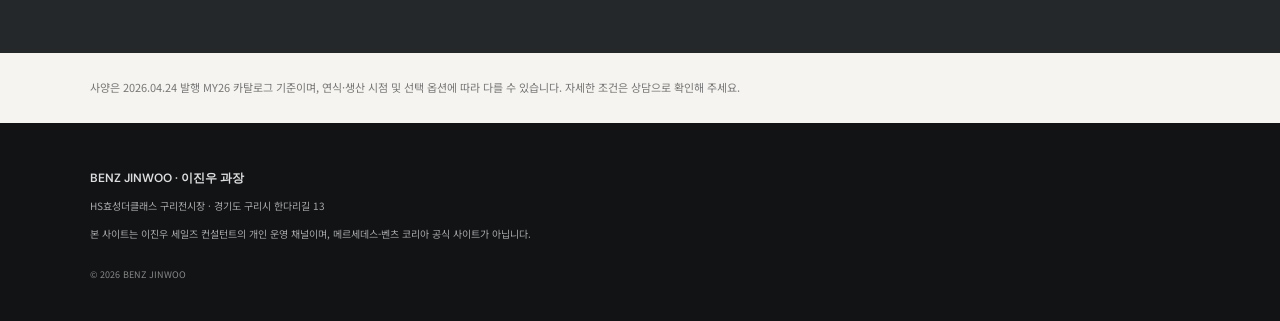
<file: e-class.html>
<!doctype html>
<html lang="ko">
<head>
  <meta charset="utf-8"><meta name="viewport" content="width=device-width,initial-scale=1">
  <title>E-Class 차종 가이드 | 벤츠 전문가 이진우 과장</title>
  <meta name="description" content="2026년식 E-Class의 디자인 라인과 주요 옵션을 사진으로 비교해 보세요. HS효성더클래스 구리전시장 이진우 과장.">
  <link rel="preconnect" href="https://fonts.googleapis.com"><link rel="preconnect" href="https://fonts.gstatic.com" crossorigin>
  <link href="https://fonts.googleapis.com/css2?family=DM+Sans:wght@400;500;600;700&family=Noto+Sans+KR:wght@400;500;600;700;800&display=swap" rel="stylesheet">
  <link rel="stylesheet" href="e-class.css?v=20261103-live1">
</head>
<body>
  
  <header class="guide-header"><a class="brand" href="index.html"><b>J</b><span><strong>BENZ JINWOO</strong><small>벤츠 전문가 · 이진우 과장</small></span></a><a href="index.html#model-guides">← 메인으로</a></header>
  <main>
    <section class="guide-hero">
      <div class="hero-copy"><p class="eyebrow">THE E-CLASS GUIDE / MY26</p><h1>같은 E-Class.<br><em>선택은 나답게.</em></h1><p>이름만으로는 알기 어려웠던 차이.<br>디자인부터 주요 옵션까지, 이진우 과장이 짚어드립니다.</p><a class="button dark" href="#design">사진으로 비교하기 <span>↘</span></a><span class="edition">2026년식 · 2026.04.24 카탈로그</span></div>
      <figure class="hero-photo"><img src="assets/e-class/cover.jpg" alt="서로 다른 디자인의 메르세데스-벤츠 E-Class 두 대" width="2671" height="1690" fetchpriority="high"><figcaption>MERCEDES-BENZ E-CLASS <span>01 / MODEL GUIDE</span></figcaption></figure>
    </section>
    <nav class="guide-nav" aria-label="E-Class 가이드 목차"><a href="#design">디자인 비교</a><a href="#options">옵션 포인트</a><a href="#lineup">라인업</a><a href="#catalogue">카탈로그</a><a href="prices.html?q=E%20">11월 가격·혜택 ↗</a></nav>
    <section class="section" id="design">
      <div class="section-title"><div><span class="eyebrow">01 / FIND YOUR STYLE</span><h2>첫인상을 결정하는<br>세 가지 디자인.</h2></div><p>사진을 눌러 각 라인의 특징을 살펴보세요.<br>아래 옵션 비교는 <b>E 200</b> 기준입니다.</p></div>
      <div class="trim-buttons" aria-label="E 200 디자인 라인 선택">
        <button type="button" class="trim-button active" data-trim="avantgarde" aria-pressed="true"><img src="assets/e-class/avantgarde.jpg" alt="E-Class 아방가르드 전면 디자인" width="2671" height="2004"><span><small>01 / 모던한 균형</small><strong>AVANTGARDE</strong><em>아방가르드</em></span><b aria-hidden="true">↗</b></button>
        <button type="button" class="trim-button" data-trim="exclusive" aria-pressed="false"><img src="assets/e-class/exclusive.jpg" alt="E-Class 익스클루시브 전면 디자인" width="2670" height="2004"><span><small>02 / 클래식한 품격</small><strong>EXCLUSIVE</strong><em>익스클루시브</em></span><b aria-hidden="true">↗</b></button>
        <button type="button" class="trim-button" data-trim="amg" aria-pressed="false"><img src="assets/e-class/amg-line.jpg" alt="E-Class AMG Line 전면 디자인" width="2670" height="2004"><span><small>03 / 스포티한 존재감</small><strong>AMG Line</strong><em>AMG 라인</em></span><b aria-hidden="true">↗</b></button>
      </div>
      <div class="trim-detail" id="trim-detail" aria-live="polite">
        <div><span class="eyebrow">YOUR CHOICE / E 200</span><h3 id="trim-title">AVANTGARDE</h3><p id="trim-description">그릴 중앙의 커다란 스타와 깔끔한 실루엣. 모던한 E-Class의 인상을 선호한다면 먼저 살펴볼 디자인입니다.</p></div>
        <dl id="trim-facts"><div><dt>익스테리어</dt><dd>중앙 스타 · 아방가르드 그릴</dd></div><div><dt>헤드업 디스플레이</dt><dd>유상 옵션</dd></div><div><dt>부메스터 4D 사운드</dt><dd>유상 옵션</dd></div></dl>
      </div>
      <p class="fine-print">사진은 카탈로그 대표 이미지로 실제 국내 판매 차량의 색상·휠·옵션과 다를 수 있습니다. AMG Line은 디자인 라인이며 Mercedes-AMG 고성능 모델과 구분됩니다.</p>
    </section>
    <section class="option-section" id="options">
      <div class="section-title"><div><span class="eyebrow">02 / DETAILS THAT MATTER</span><h2>매일 타는 차니까,<br><em>옵션을 더 꼼꼼하게.</em></h2></div><p>상위 모델이라고 모두 같은 구성은 아닙니다.<br>모델명과 디자인 라인을 함께 확인해 주세요.</p></div>
      <figure class="interior-photo"><img src="assets/e-class/superscreen.jpg" alt="E-Class MBUX 슈퍼스크린이 적용된 실내" width="2334" height="1020" loading="lazy"><figcaption>MBUX SUPERSCREEN · 모델별 기본 / 유상 옵션 구분</figcaption></figure>
      <div class="option-grid">
        <article><span>01</span><h3>MBUX 슈퍼스크린</h3><p>동승석까지 이어지는 디지털 경험.</p><dl><dt>기본 사양</dt><dd>E 300 AMG Line<br>E 450 EXCLUSIVE · AMG Line</dd><dt>유상 옵션</dt><dd>E 300 EXCLUSIVE<br>E 350 e EXCLUSIVE</dd></dl></article>
        <article><span>02</span><h3>부메스터 4D 사운드</h3><p>17개 스피커, 총 출력 730W의 사운드 시스템.</p><dl><dt>기본 사양</dt><dd>E 300 EXCLUSIVE · AMG Line<br>E 350 e EXCLUSIVE<br>E 450 EXCLUSIVE · AMG Line</dd><dt>유상 옵션</dt><dd>E 200 AVANTGARDE · AMG Line<br>E 220 d EXCLUSIVE</dd></dl></article>
        <article><span>03</span><h3>엔지니어링 패키지</h3><p>최대 4.5° 후륜 조향과 DYNAMIC BODY CONTROL.</p><dl><dt>기본 사양</dt><dd>E 450 EXCLUSIVE · AMG Line</dd><dt>유상 옵션</dt><dd>E 200 AVANTGARDE · AMG Line<br>E 220 d EXCLUSIVE<br>E 300 EXCLUSIVE · AMG Line<br>E 350 e EXCLUSIVE</dd></dl></article>
      </div>
      <p class="fine-print">E 220 d · E 300 · E 350 e · E 450은 4MATIC 모델 기준입니다. 표기되지 않은 트림의 적용 여부와 생산 시점별 구성은 별도 확인이 필요합니다. 자세한 조건은 상담으로 확인해 주세요.</p>
    </section>
    <section class="section" id="lineup">
      <div class="section-title"><div><span class="eyebrow">03 / THE LINEUP</span><h2>내가 찾는 E-Class는?</h2></div><p>디자인을 골랐다면, 다음은 모델 선택.<br>관심 모델의 가격과 이번 달 혜택을 이어서 확인하세요.</p></div>
      <div class="lineup-list">
        <a href="prices.html?q=E%20200"><img src="assets/e-class/avantgarde.jpg" alt="E-Class 아방가르드 대표 이미지" width="2671" height="2004" loading="lazy"><span><strong>E 200</strong><small>AVANTGARDE · EXCLUSIVE · AMG Line</small></span><b>가격·혜택 ↗</b></a>
        <a href="prices.html?q=E%20220"><img src="assets/e-class/exclusive.jpg" alt="E-Class 익스클루시브 대표 이미지" width="2670" height="2004" loading="lazy"><span><strong>E 220 d 4MATIC</strong><small>EXCLUSIVE</small></span><b>가격·혜택 ↗</b></a>
        <a href="prices.html?q=E%20300"><img src="assets/e-class/amg-line.jpg" alt="E-Class AMG Line 대표 이미지" width="2670" height="2004" loading="lazy"><span><strong>E 300 4MATIC</strong><small>EXCLUSIVE · AMG Line</small></span><b>가격·혜택 ↗</b></a>
        <a href="prices.html?q=E%20350"><img src="assets/e-class/exclusive.jpg" alt="E-Class 익스클루시브 대표 이미지" width="2670" height="2004" loading="lazy"><span><strong>E 350 e 4MATIC</strong><small>EXCLUSIVE · 플러그인 하이브리드</small></span><b>가격·혜택 ↗</b></a>
        <a href="prices.html?q=E%20450"><img src="assets/e-class/amg-line.jpg" alt="E-Class AMG Line 대표 이미지" width="2670" height="2004" loading="lazy"><span><strong>E 450 4MATIC</strong><small>EXCLUSIVE · AMG Line</small></span><b>가격·혜택 ↗</b></a>
      </div>
      <p class="fine-print">사진은 해당 디자인 라인의 대표 이미지입니다. 연결된 가격표에는 확인 가능한 MY26 주요 판매 모델만 표시됩니다.</p>
    </section>
    <section class="catalogue-section" id="catalogue"><div class="catalogue-cover"><img src="assets/e-class/cover.jpg" alt="E-Class 카탈로그 표지 사진" width="2671" height="1690" loading="lazy"><span>THE E-CLASS<small>2026 COLLECTION</small></span></div><div><span class="eyebrow">04 / OFFICIAL CATALOGUE</span><h2>더 자세히 보고 싶다면.</h2><p>외장 컬러, 휠, 인테리어와 세부 옵션까지.<br>E-Class 공식 카탈로그에서 전체 구성을 확인하세요.</p><div class="catalogue-meta"><span>2026년식</span><span>2026.04.24</span><span>PDF · 약 67MB</span></div><div class="catalogue-actions"><a class="button dark" href="catalogues/E-Class-MY26-20260424.pdf" target="_blank" rel="noopener">카탈로그 열기 ↗</a><a class="button outline" href="catalogues/E-Class-MY26-20260424.pdf" download>PDF 다운로드 ↓</a></div></div></section>
    <section class="guide-contact"><div><span class="eyebrow">YOUR MERCEDES ADVISOR</span><h2>결정하기 전,<br>이진우 과장에게 물어보세요.</h2><p>원하는 디자인과 꼭 필요한 옵션을 함께 정리해 드립니다.<br>HS효성더클래스 구리전시장 · 이진우 과장</p></div><a class="button light" href="https://open.kakao.com/o/sKl7ZhEi" target="_blank" rel="noopener">E-Class 카카오톡 상담 ↗</a></section>
    <p class="end-note">사양은 2026.04.24 발행 MY26 카탈로그 기준이며, 연식·생산 시점 및 선택 옵션에 따라 다를 수 있습니다. 자세한 조건은 상담으로 확인해 주세요.</p>
  </main>
  <footer><strong>BENZ JINWOO · 이진우 과장</strong><p>HS효성더클래스 구리전시장 · 경기도 구리시 한다리길 13</p><p>본 사이트는 이진우 세일즈 컨설턴트의 개인 운영 채널이며, 메르세데스-벤츠 코리아 공식 사이트가 아닙니다.</p><small>© 2026 BENZ JINWOO</small></footer>
  <div class="mobile-bar"><a href="tel:01063969342">전화 상담</a><a href="https://open.kakao.com/o/sKl7ZhEi" target="_blank" rel="noopener">카카오톡 상담 ↗</a></div>
  <script src="e-class.js?v=20261103-live1"></script>
</body></html>
</file>
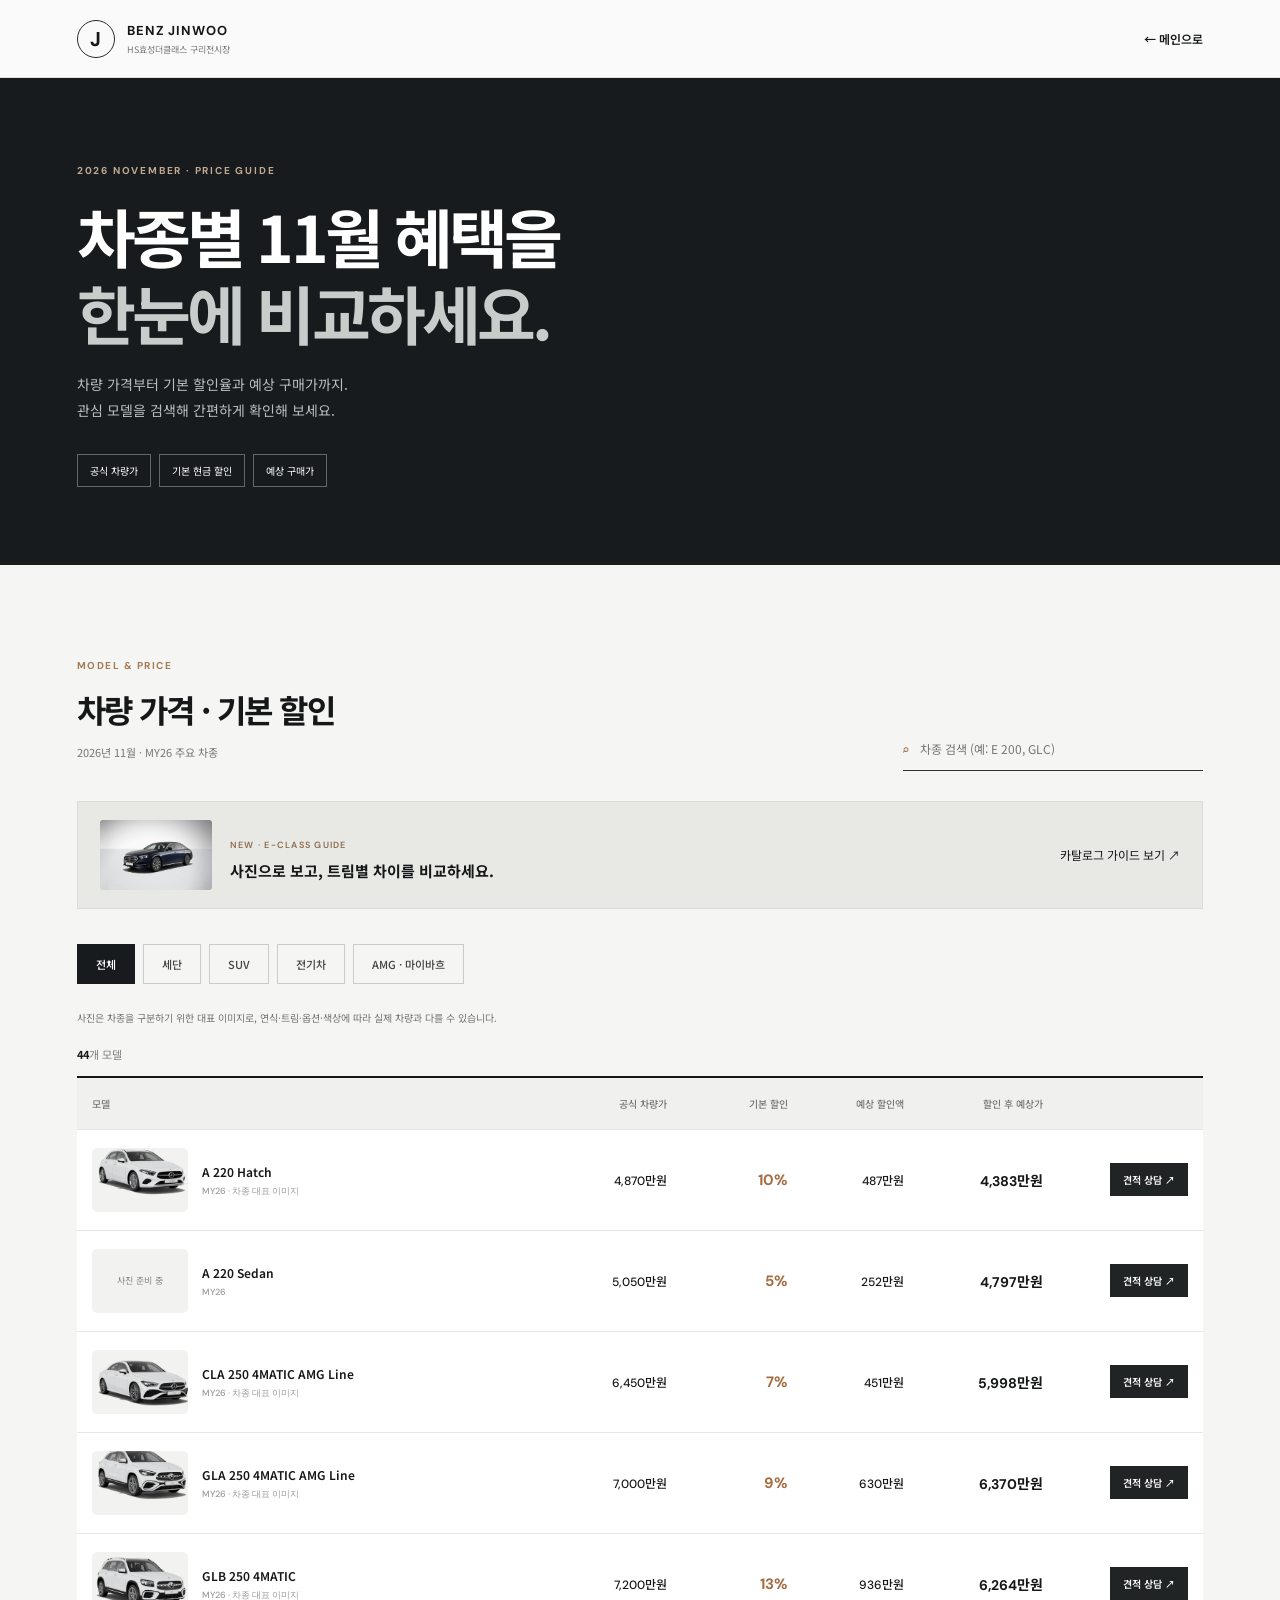
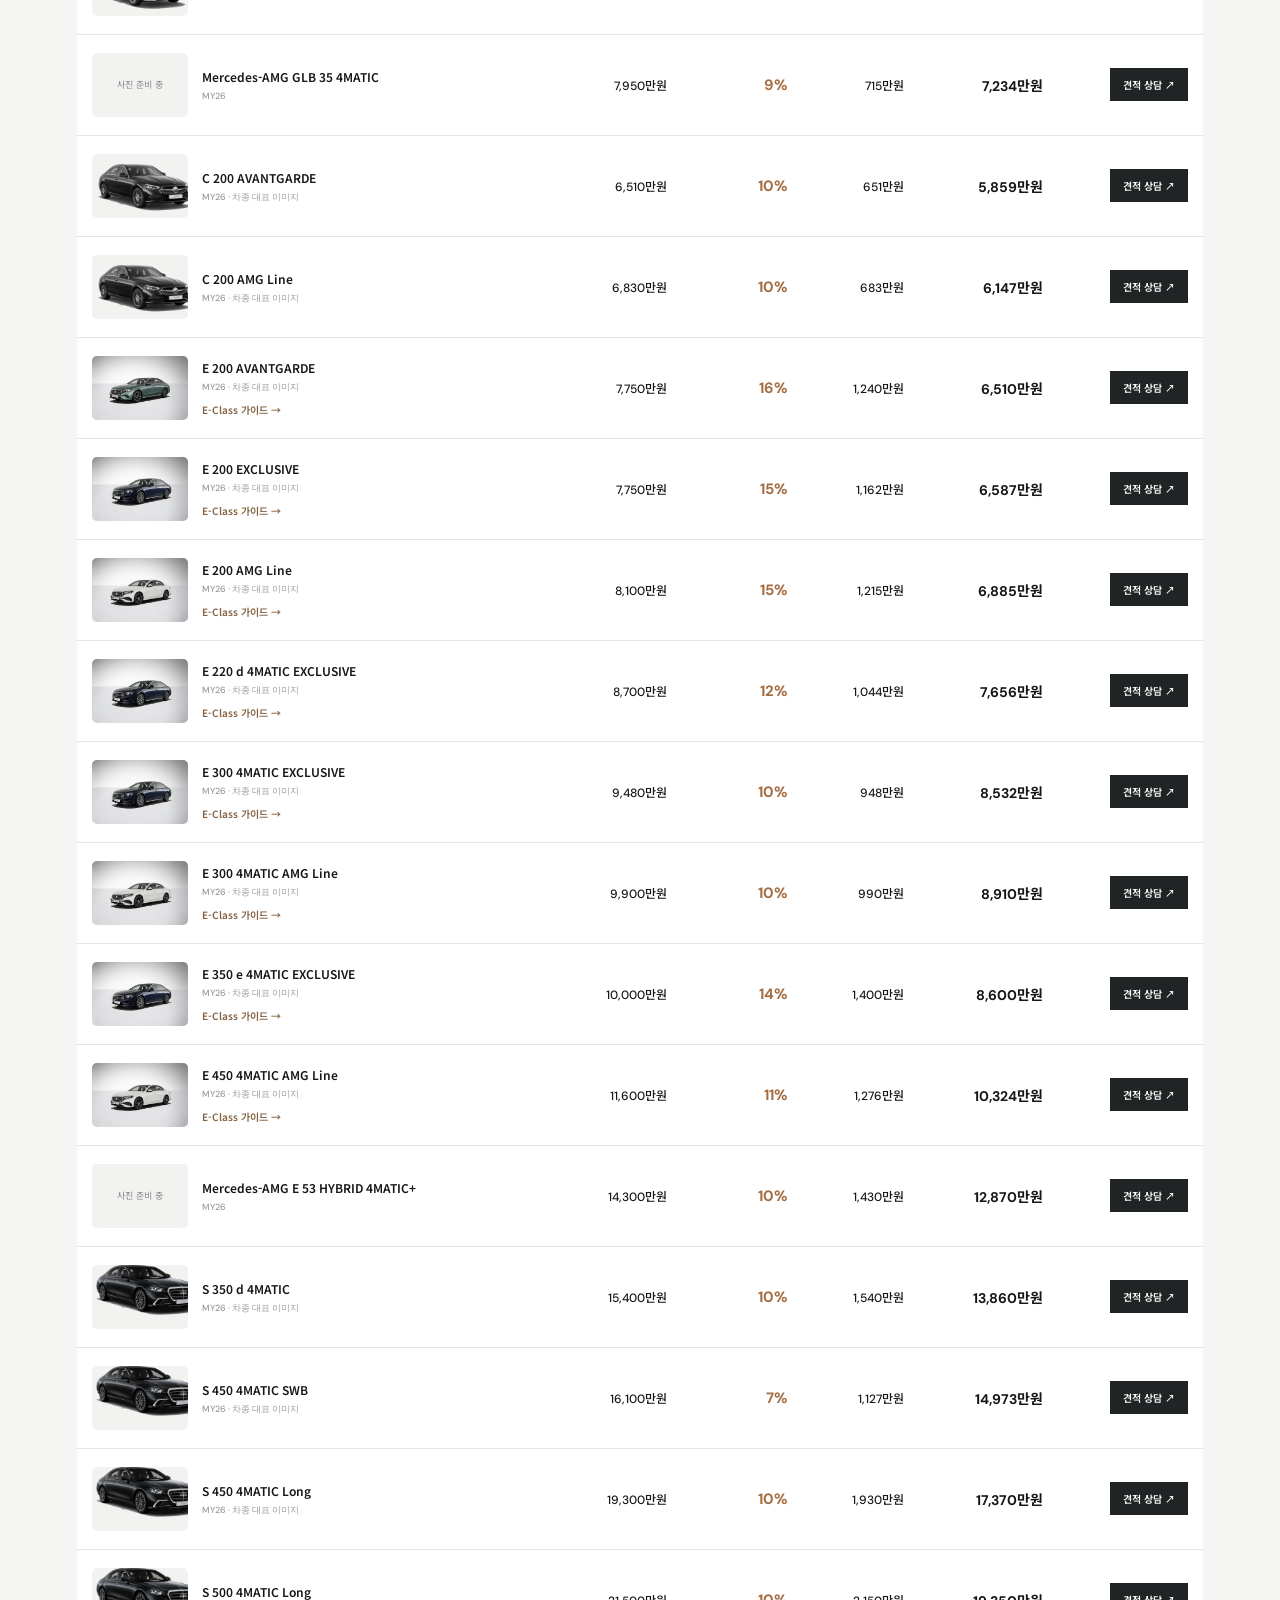
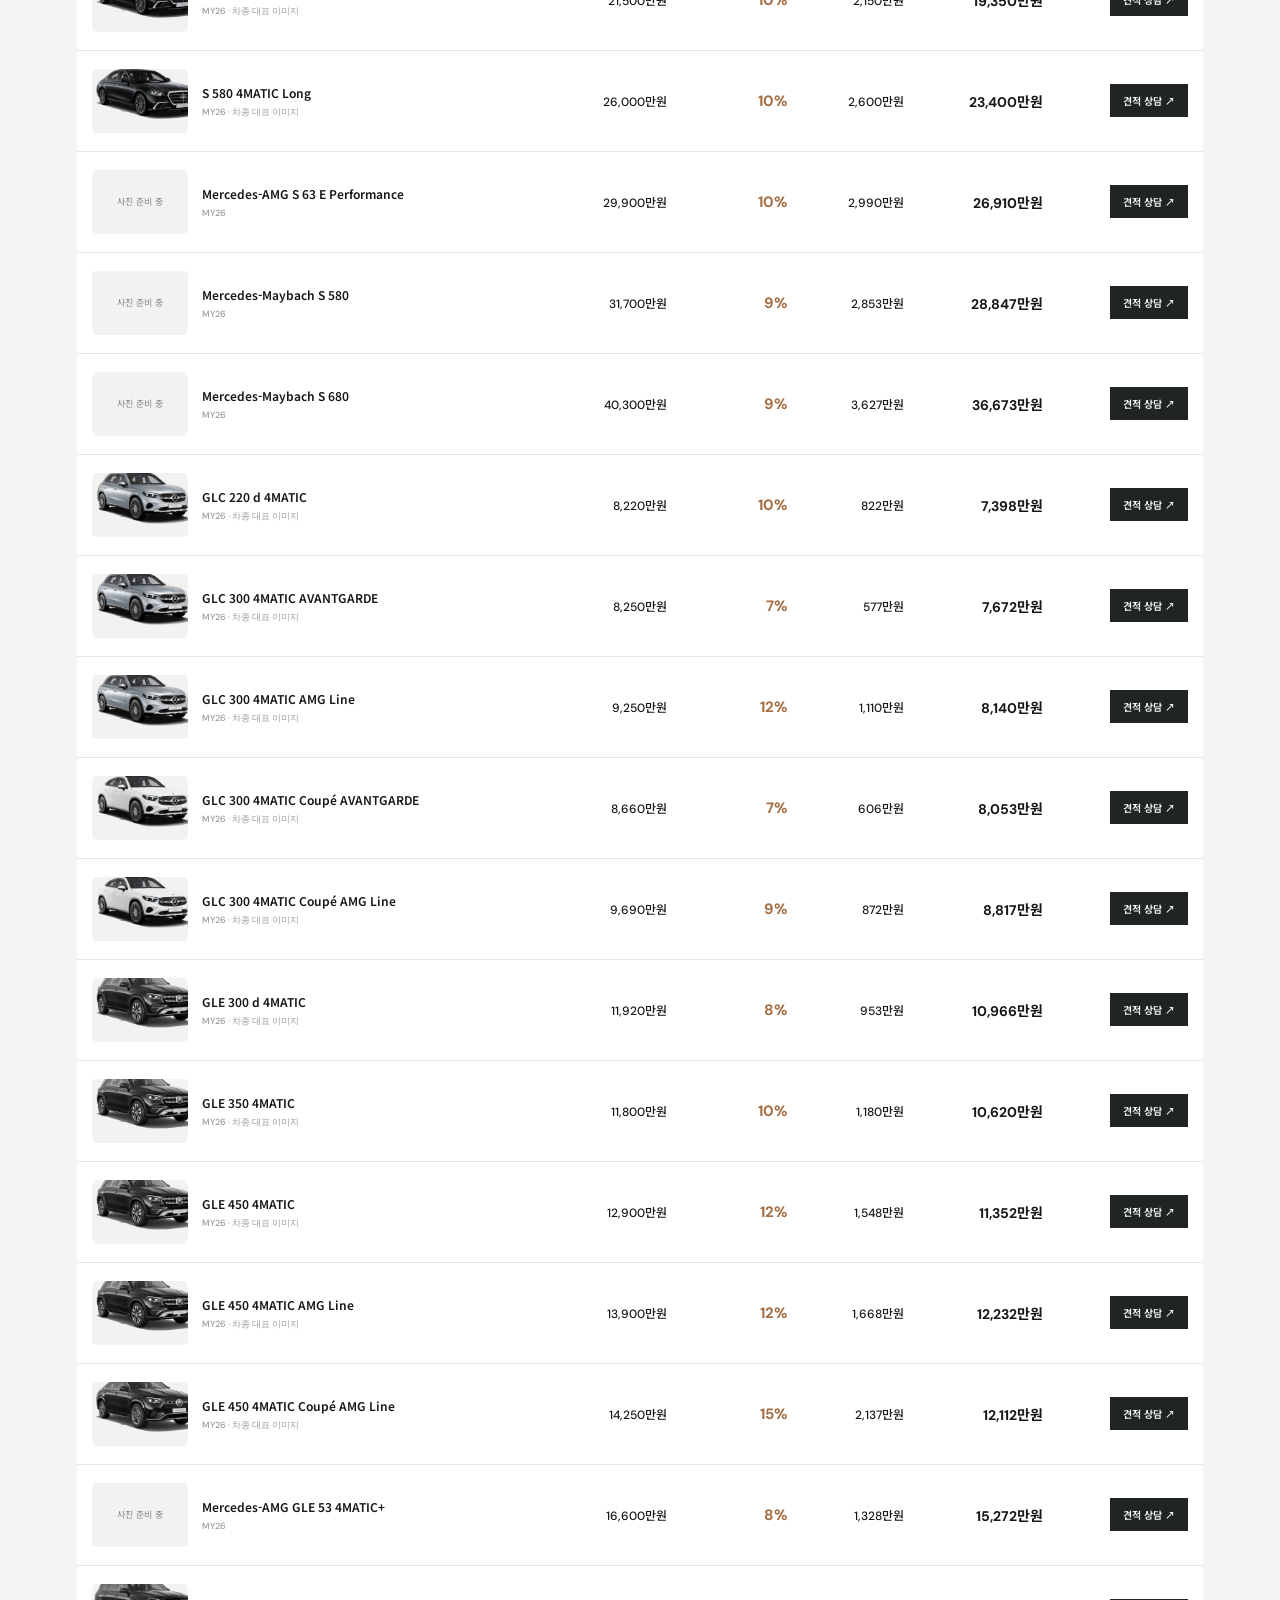
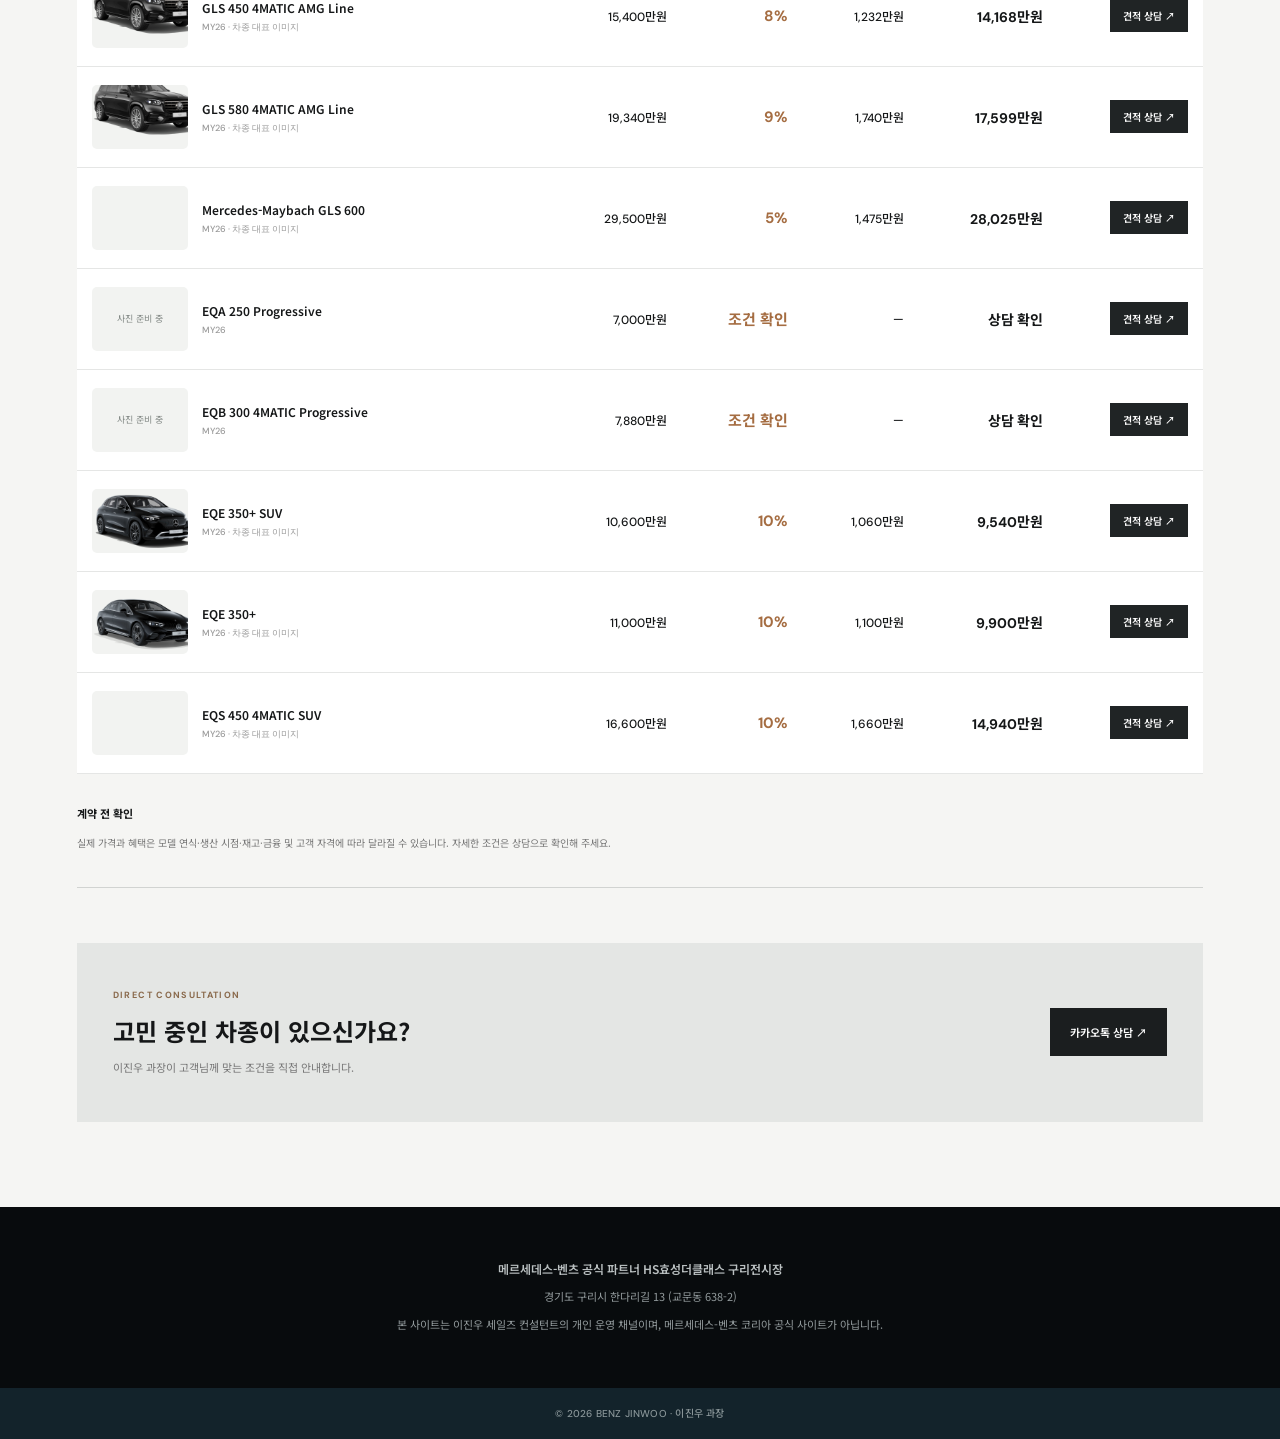
<file: prices.html>
<!doctype html><html lang="ko"><head><meta charset="utf-8"><meta name="viewport" content="width=device-width,initial-scale=1"><meta name="description" content="벤츠 전문가 이진우 과장. HS효성더클래스 구리전시장, 차종별 11월 혜택과 E-Class 가이드, 신차 구매 상담."><title>차종별 프로모션 | BENZ JINWOO</title><link rel="preconnect" href="https://fonts.googleapis.com"><link rel="preconnect" href="https://fonts.gstatic.com" crossorigin><link href="https://fonts.googleapis.com/css2?family=DM+Sans:wght@400;500;600;700&family=Noto+Sans+KR:wght@400;500;600;700;800&display=swap" rel="stylesheet"><link rel="stylesheet" href="prices.css?v=20261103-live1"><link rel="stylesheet" href="model-thumbnails.css?v=20261103-live1"><link rel="stylesheet" href="legal-footer.css?v=20261103-live1"></head><body>
<header><a class="brand" href="index.html"><b>J</b><span><strong>BENZ JINWOO</strong><small>HS효성더클래스 구리전시장</small></span></a><a class="back" href="index.html">← 메인으로</a></header>
<main><section class="intro"><div class="intro-inner"><p>2026 NOVEMBER · PRICE GUIDE</p><h1>차종별 11월 혜택을<br><em>한눈에 비교하세요.</em></h1><p class="lead">차량 가격부터 기본 할인율과 예상 구매가까지.<br>관심 모델을 검색해 간편하게 확인해 보세요.</p><div class="intro-tags"><span>공식 차량가</span><span>기본 현금 할인</span><span>예상 구매가</span></div></div></section>
<section class="catalog"><div class="catalog-head"><div><span>MODEL &amp; PRICE</span><h2>차량 가격 · 기본 할인</h2><p>2026년 11월 · MY26 주요 차종</p></div><label class="search"><span aria-hidden="true">⌕</span><input id="search" type="search" placeholder="차종 검색 (예: E 200, GLC)" aria-label="차종 검색"></label></div>
<a class="catalog-guide" href="e-class.html"><img src="assets/e-class/exclusive.jpg" alt="E-Class EXCLUSIVE 대표 이미지" width="112" height="70"><div><small>NEW · E-CLASS GUIDE</small><strong>사진으로 보고, 트림별 차이를 비교하세요.</strong></div><span>카탈로그 가이드 보기 ↗</span></a>
<div class="filters" aria-label="차종 필터"><button class="active" type="button" data-filter="all" aria-pressed="true">전체</button><button type="button" data-filter="sedan" aria-pressed="false">세단</button><button type="button" data-filter="suv" aria-pressed="false">SUV</button><button type="button" data-filter="electric" aria-pressed="false">전기차</button><button type="button" data-filter="performance" aria-pressed="false">AMG · 마이바흐</button></div>
<p class="model-photo-note">사진은 차종을 구분하기 위한 대표 이미지로, 연식·트림·옵션·색상에 따라 실제 차량과 다를 수 있습니다.</p>
<p class="results" aria-live="polite"><strong id="count">0</strong>개 모델</p><div class="table-wrap"><table><thead><tr><th>모델</th><th>공식 차량가</th><th>기본 할인</th><th>예상 할인액</th><th>할인 후 예상가</th><th></th></tr></thead><tbody id="rows"></tbody></table></div><div id="empty" class="empty" hidden>일치하는 차종이 없습니다. 다른 검색어를 입력해 주세요.</div>
<div class="disclaimer"><div><strong>계약 전 확인</strong><p>실제 가격과 혜택은 모델 연식·생산 시점·재고·금융 및 고객 자격에 따라 달라질 수 있습니다. 자세한 조건은 상담으로 확인해 주세요.</p></div></div>
<div class="closing"><div><small>DIRECT CONSULTATION</small><h2>고민 중인 차종이 있으신가요?</h2><p>이진우 과장이 고객님께 맞는 조건을 직접 안내합니다.</p></div><a href="https://open.kakao.com/o/sKl7ZhEi" target="_blank" rel="noopener">카카오톡 상담 ↗</a></div></section></main>
<footer class="legal-footer"><div class="legal-main"><strong>메르세데스-벤츠 공식 파트너 HS효성더클래스 구리전시장</strong><p>경기도 구리시 한다리길 13 (교문동 638-2)</p><p>본 사이트는 이진우 세일즈 컨설턴트의 개인 운영 채널이며, 메르세데스-벤츠 코리아 공식 사이트가 아닙니다.</p></div><div class="legal-bottom">© 2026 BENZ JINWOO · 이진우 과장</div></footer><div class="mobile-bar"><a href="tel:01063969342">전화 상담</a><a href="https://open.kakao.com/o/sKl7ZhEi" target="_blank" rel="noopener">카카오톡 상담 ↗</a></div><script src="prices.js?v=20261103-live1"></script></body></html>
</file>
<file: style.css>
:root{--ink:#111311;--paper:#f4f3ed;--lime:#d8fc62;--orange:#f0613e;--line:#d6d8cf}*{box-sizing:border-box}html{scroll-behavior:smooth}body{margin:0;background:var(--paper);color:var(--ink);font-family:'Noto Sans KR',sans-serif;word-break:keep-all}a{color:inherit;text-decoration:none}.preview-label{background:#d8fc62;text-align:center;padding:7px;font-size:10px;font-weight:700;letter-spacing:.04em}.header{height:78px;padding:0 5%;display:flex;align-items:center;background:#f8f8f4;border-bottom:1px solid #dedfd8}.brand{display:flex;align-items:center;gap:11px}.brand-icon{width:37px;height:37px;border:1px solid #1b1c19;border-radius:50%;display:grid;place-items:center;font:700 20px 'DM Sans'}.brand b{display:block;font:700 13px 'DM Sans';letter-spacing:.06em}.brand small{display:block;font-size:9px;color:#777;margin-top:3px}.header nav{display:flex;gap:32px;margin:auto;font-size:12px;font-weight:600}.header nav a:hover{color:#648516}.header-phone{font:700 13px 'DM Sans'}.header-phone span{margin-left:13px}.hero{display:grid;grid-template-columns:1.07fr .93fr;min-height:570px}.hero-main{background:#e9ebe1;padding:85px 8% 40px;display:flex;flex-direction:column;align-items:flex-start}.eyebrow,.kicker{font:700 10px 'DM Sans';letter-spacing:.13em}.eyebrow{display:flex;align-items:center;gap:10px}.eyebrow span{width:8px;height:8px;background:#f0613e;border-radius:50%}.hero h1{font-size:clamp(50px,5.8vw,84px);line-height:1.13;letter-spacing:-.07em;margin:32px 0 20px}.hero h1 em,.section h2 em,.finance-intro h2 em,.connect h2 em{font-style:normal;color:#768e3e}.hero-main>p{font-size:15px;line-height:1.8;color:#62675d}.hero-actions{display:flex;gap:12px;align-items:center;flex-wrap:wrap;margin-top:24px}.primary,.secondary{font-size:12px;font-weight:700;padding:17px 20px}.primary{background:#151713;color:white;min-width:205px;display:flex;justify-content:space-between}.secondary{border-bottom:1px solid #141613}.hero-signature{margin-top:auto;padding-top:60px;display:flex;flex-direction:column;gap:5px}.hero-signature b{font:700 10px 'DM Sans';letter-spacing:.1em}.hero-signature span{font-size:10px;color:#6c7068}.hero-panel{background:#172019;color:#fff;padding:36px 7% 36px;display:flex;flex-direction:column;justify-content:space-between;position:relative;overflow:hidden}.hero-panel:after{content:'';position:absolute;right:-150px;bottom:-250px;width:500px;height:500px;border:1px solid rgba(216,252,98,.25);border-radius:50%;box-shadow:0 0 0 65px rgba(216,252,98,.03),0 0 0 130px rgba(216,252,98,.03)}.panel-top{display:flex;justify-content:space-between;align-items:flex-start;font:700 9px 'DM Sans';letter-spacing:.14em;color:#aeb7a5}.panel-top b{font:700 26px 'DM Sans';color:#fff}.panel-top b span{color:var(--lime)}.panel-center{position:relative;z-index:1}.spark{font-size:50px;color:var(--lime);line-height:1}.panel-center small{display:block;margin:27px 0 10px;font-size:12px;color:#bbc4b5}.panel-center strong{font-size:clamp(36px,4vw,57px);line-height:1.2;letter-spacing:-.06em}.panel-center strong span{color:var(--lime)}.panel-bottom{display:flex;gap:8px;flex-wrap:wrap;position:relative;z-index:1}.panel-bottom span{border:1px solid #657063;padding:8px 10px;font-size:10px}.ribbon{background:var(--lime);display:flex;align-items:center;gap:28px;padding:20px 5%;font-size:11px;overflow:auto;white-space:nowrap}.ribbon span{font:700 9px 'DM Sans';letter-spacing:.12em;margin-right:auto}.ribbon i{font-style:normal}.ribbon a{font-weight:700;margin-left:auto}.section{padding:110px 7%}.section-head{display:flex;justify-content:space-between;align-items:end;margin-bottom:45px}.section-head h2,.finance-intro h2,.connect h2{font-size:clamp(38px,4.4vw,60px);line-height:1.22;letter-spacing:-.06em;margin:14px 0 0}.section-head p{font-size:12px;line-height:1.8;color:#74786f}.benefit-grid{display:grid;grid-template-columns:1.2fr 1fr 1fr;grid-template-rows:265px 215px;gap:10px}.benefit{position:relative;padding:26px;display:flex;flex-direction:column;justify-content:space-between;overflow:hidden;transition:transform .2s}.benefit:hover{transform:translateY(-4px)}.benefit.big{grid-row:span 2;background:#242b25;color:white}.benefit.red{background:#f0613e}.benefit.pale{background:#dce2cc}.benefit.light{background:#e5e8df}.benefit.gold{background:#e4ce9e}.number{font:700 9px 'DM Sans';letter-spacing:.13em;opacity:.65}.benefit small{font-size:10px;opacity:.65}.benefit h3{font-size:25px;margin:8px 0}.benefit p{font-size:11px;opacity:.7;line-height:1.6;margin:0}.arrow{position:absolute;right:25px;bottom:25px;font-size:20px}.card-graphic{font:700 130px 'DM Sans';color:var(--lime);line-height:1}.card-graphic i{font:400 32px 'DM Sans';vertical-align:top;font-style:normal}.card-graphic.plus{font-size:110px;color:#82935d;position:absolute;top:55px;right:20px}.graphic-star{position:absolute;right:20px;top:40px;font-size:100px;color:#f7b4a0}.finance-section{background:#1c221d;color:white;padding:100px 7%;display:grid;grid-template-columns:1fr 1fr;gap:10%}.finance-intro h2 em{color:var(--lime)}.finance-intro>p,.connect>div>p{font-size:13px;color:#abb1a9;line-height:1.8}.finance-intro>a{display:inline-block;margin-top:25px;padding-bottom:8px;border-bottom:1px solid var(--lime);font-size:12px}.finance-list article{display:flex;gap:25px;border-top:1px solid #525b50;padding:24px 0}.finance-list article>span{font:700 10px 'DM Sans';color:#b8f36a}.finance-list article div{flex:1}.finance-list h3{font-size:19px;margin:0 0 8px}.finance-list p,.finance-list>small{font-size:11px;color:#a0a99e;line-height:1.7;margin:0}.finance-list b{font-size:18px}.finance-list>small{display:block;padding-top:20px;border-top:1px solid #525b50}.details{border-top:2px solid #222}.details details{border-bottom:1px solid #cfd2c9}.details summary{list-style:none;display:grid;grid-template-columns:60px 1fr 1fr 30px;align-items:center;padding:25px 0;cursor:pointer}.details summary::-webkit-details-marker{display:none}.details summary>span{font:700 10px 'DM Sans';color:#888}.details summary strong{font-size:21px}.details summary small{font-size:11px;color:#7d8179}.details summary b{font-size:25px;font-weight:400}.details details[open] summary b{transform:rotate(45deg)}.details details p{padding:0 60px 25px;margin:0;color:#62675e;font-size:13px;line-height:1.8;max-width:850px}.connect{padding:100px 7%;background:#dce2cd;display:grid;grid-template-columns:1fr .7fr;gap:10%}.connect>div>p{color:#636b5c}.contact-card{background:#f8f9f3;padding:36px}.contact-card>small{font:700 9px 'DM Sans';color:#7d8877;letter-spacing:.12em}.contact-card h3{font-size:29px;margin:25px 0 2px}.contact-card h3 span{font-size:16px}.contact-card p{font-size:11px;color:#777}.contact-card>a{display:flex;justify-content:space-between;border-top:1px solid #dcded7;padding:17px 0;font:600 12px 'DM Sans'}.contact-card>a.contact-kakao{background:#d8fc62;padding:16px;margin-top:10px;font-family:'Noto Sans KR'}.connect h2{margin-top:18px}footer{background:#111612;color:white;padding:50px 7%;display:flex;align-items:center;gap:45px}footer strong{font:700 20px 'DM Sans'}footer strong span{color:var(--lime)}footer p{font-size:10px;line-height:1.8;color:#a2aba0}footer small{margin-left:auto;color:#687466;font-size:9px}.mobile-bar{display:none}@media(max-width:800px){.header{height:68px;padding:0 20px}.header nav,.header-phone{display:none}.hero{grid-template-columns:1fr}.hero-main{padding:60px 24px 35px;min-height:440px}.hero h1{font-size:51px}.hero-main>p{font-size:13px}.hero-signature{padding-top:42px}.hero-panel{min-height:390px;padding:28px 24px}.panel-center strong{font-size:39px}.ribbon{padding:16px 20px;gap:18px}.ribbon span{display:none}.section{padding:75px 20px}.section-head{display:block}.section-head p{margin-top:20px}.benefit-grid{grid-template-columns:1fr 1fr;grid-template-rows:auto}.benefit{min-height:200px;padding:22px}.benefit.big{grid-column:span 2;grid-row:auto;min-height:300px}.benefit h3{font-size:21px}.benefit p{font-size:10px;padding-right:10px}.card-graphic{font-size:90px}.card-graphic.plus{font-size:70px;top:50px}.graphic-star{font-size:65px;top:50px}.finance-section,.connect{padding:75px 20px;grid-template-columns:1fr;gap:50px}.details summary{grid-template-columns:32px 1fr 30px;padding:22px 0}.details summary small{grid-column:2;grid-row:2;margin-top:6px}.details summary b{grid-column:3;grid-row:1/3}.details details p{padding:0 32px 24px}.connect h2,.section-head h2,.finance-intro h2{font-size:39px}footer{display:block;padding:45px 20px 100px}footer small{display:block;margin-top:25px}.mobile-bar{display:grid;grid-template-columns:1fr 1.3fr;position:fixed;z-index:10;bottom:0;width:100%;box-shadow:0 -5px 22px #0002}.mobile-bar a{text-align:center;background:#f7f8f2;padding:17px 10px;font-size:12px;font-weight:700}.mobile-bar a:last-child{background:var(--lime)}.mobile-bar a span{margin-left:10px}}
</file>
<file: refinements.css>
:root{--lime:#d7d4cc;--orange:#a48b67}.preview-label{background:#d8d5cd}.hero-main{background:#efefec}.hero-panel{background:#151719}.hero-panel:after{border-color:rgba(220,220,215,.25);box-shadow:0 0 0 65px rgba(255,255,255,.025),0 0 0 130px rgba(255,255,255,.025)}.hero h1 em,.section h2 em,.finance-intro h2 em,.connect h2 em{color:#8d7c67}.finance-intro h2 em{color:#d4c7b2}.spark,.panel-top b span,.panel-center strong span,.card-graphic{color:#d8c4a7}.ribbon{background:#d8d5cd}.benefit.big{background:#222426}.benefit.red{background:#bba990}.benefit.pale{background:#dedbd5}.benefit.light{background:#e5e5e2}.benefit.gold{background:#cdc4b7}.card-graphic.plus{color:#aca398}.graphic-star{color:#e5d9c8}.finance-section{background:#1c1e20}.finance-list article>span{color:#d7c7af}.finance-intro>a{border-color:#d7c7af}.connect{background:#dddcd6}.contact-card>a.contact-kakao,.mobile-bar a:last-child{background:#d5c2a6}.model-promotion{padding:90px 7%;display:grid;grid-template-columns:1.1fr .9fr;background:#fafaf8;gap:50px}.model-promotion>div:first-child{align-self:center}.model-promotion span,.model-promotion-art small{font:700 10px 'DM Sans';letter-spacing:.14em;color:#81715f}.model-promotion h2{font-size:clamp(38px,4.4vw,60px);line-height:1.22;letter-spacing:-.06em;margin:15px 0}.model-promotion p{font-size:13px;color:#717171;line-height:1.8}.model-promotion a{display:inline-flex;justify-content:space-between;gap:50px;background:#1a1c1e;color:#fff;padding:17px 20px;margin-top:20px;font-size:12px;font-weight:700}.model-promotion-art{min-height:300px;padding:32px;background:#252728;color:#fff;display:flex;flex-direction:column;justify-content:space-between}.model-promotion-art strong{font-size:43px;letter-spacing:-.06em}.model-promotion-art span{color:#bfb3a2;font-size:11px}.gift-image{margin:0 60px 30px;max-width:740px}.gift-image img{display:block;width:100%;height:auto}.gift-image figcaption{font-size:11px;color:#777;padding-top:10px;line-height:1.5}.details .detail-content{padding:0 60px 15px}.details .detail-content p{padding:0;margin:0 0 12px}@media(max-width:800px){.model-promotion{padding:70px 20px;grid-template-columns:1fr;gap:30px}.model-promotion h2{font-size:40px}.model-promotion-art{min-height:220px}.model-promotion-art strong{font-size:32px}.gift-image{margin:0 0 25px}.details .detail-content{padding:0 32px 15px}}
</file>
<file: navigation.css>
.panel-bottom a{border:1px solid #8b8b87;padding:12px 13px;min-height:44px;display:inline-flex;align-items:center;gap:8px;font-size:11px;transition:background .2s,color .2s,border-color .2s}.panel-bottom a span{border:0;padding:0;font-size:11px}.panel-bottom a:hover,.panel-bottom a:focus-visible{background:#d5c2a6;border-color:#d5c2a6;color:#171717}.model-promotion a.model-promotion-art{display:flex;margin:0;padding:32px;background:#252728;color:#fff;transition:background .2s}.model-promotion a.model-promotion-art:hover,.model-promotion a.model-promotion-art:focus-visible{background:#35383a}.panel-bottom a:focus-visible,.model-promotion-art:focus-visible{outline:3px solid #d5c2a6;outline-offset:3px}.details details,.finance-section{scroll-margin-top:20px}
</file>
<file: spotlight.css>
.spotlight{background:#111b21;color:#f7f7f4;padding:76px 7%;position:relative;overflow:hidden}.spotlight:after{content:'';position:absolute;right:-5%;top:-60%;width:48vw;height:48vw;border:1px solid #ffffff12;border-radius:50%;box-shadow:0 0 0 70px #ffffff08,0 0 0 140px #ffffff06;pointer-events:none}.spotlight-inner{max-width:1350px;margin:auto;display:grid;grid-template-columns:1fr 280px;align-items:end;gap:60px;position:relative;z-index:1}.spotlight-tag{display:inline-block;background:#aa4439;color:#fff;padding:7px 10px;font-size:10px;font-weight:700}.spotlight-model{color:#d8c4a7;font:700 15px 'DM Sans',sans-serif;letter-spacing:.1em;margin:23px 0 10px}.spotlight h2{font-size:clamp(46px,5.4vw,76px);font-weight:400;letter-spacing:-.05em;margin:0 0 30px}.spotlight h2 strong{font-weight:800}.spotlight-values{display:flex;flex-wrap:wrap;border-top:1px solid #ffffff24;border-bottom:1px solid #ffffff24;max-width:640px}.spotlight-values div{padding:14px 30px 14px 0;margin-right:30px;border-right:1px solid #ffffff24}.spotlight-values div:last-child{border:0}.spotlight-values small,.spotlight-values span,.spotlight-values b{display:block}.spotlight-values small{font-size:10px;color:#9da6a9;margin-bottom:5px}.spotlight-values span{font-size:15px;color:#aeb5b6;text-decoration:line-through}.spotlight-values b{font-size:20px}.spotlight-actions{display:flex;gap:18px;align-items:center;flex-wrap:wrap;margin-top:25px}.spotlight-actions a{font-size:11px;font-weight:700}.spotlight-actions a:first-child{color:#151719;background:#d8c4a7;padding:14px 19px}.spotlight-note{font-size:10px;line-height:1.7;color:#a0a9ab;margin:22px 0 0}.spotlight-person{border:1px solid #ffffff26;background:#ffffff0c;padding:24px}.spotlight-person small,.spotlight-person strong,.spotlight-person a{display:block}.spotlight-person small{font:700 9px 'DM Sans';letter-spacing:.12em;color:#b5bdbe}.spotlight-person strong{font-size:20px;line-height:1.5;margin:18px 0 7px}.spotlight-person p{font-size:10px;color:#aab2b2}.spotlight-person a{font:700 16px 'DM Sans';color:#dfc9a7;margin-top:22px}.floating-advisor{position:fixed;right:20px;bottom:22px;z-index:20;width:175px;text-align:center}.floating-advisor div{background:#152029;color:#fff;padding:15px 10px;border:1px solid #ffffff25;box-shadow:0 8px 25px #0003}.floating-advisor small,.floating-advisor strong,.floating-advisor div a{display:block}.floating-advisor small{font-size:9px;color:#b3babb}.floating-advisor strong{font-size:14px;margin:7px 0}.floating-advisor div a{font:700 15px 'DM Sans';color:#dfc9a7}.floating-kakao{display:block;background:#f6df20;color:#171717;font-size:11px;font-weight:700;padding:13px 10px;margin-top:6px}.floating-advisor a:focus-visible,.spotlight a:focus-visible{outline:3px solid #fff;outline-offset:3px}@media(max-width:800px){.spotlight{padding:60px 20px}.spotlight-inner{grid-template-columns:1fr;gap:30px}.spotlight h2{font-size:43px}.spotlight-values{justify-content:space-between}.spotlight-values div{padding:12px 10px 12px 0;margin-right:10px}.spotlight-values div:last-child{margin:0}.spotlight-values b{font-size:16px}.spotlight-person{padding:20px}.spotlight-person strong{font-size:17px}.floating-advisor{display:none}}
</file>
<file: floating.css>
.floating-advisor{transition:width .22s ease}.floating-kakao{display:flex;align-items:center;justify-content:center;gap:8px;min-height:48px;transition:border-radius .22s ease}.chat-icon{display:grid;place-items:center;width:25px;height:22px;border-radius:50%;background:#39201d;color:#f6df20;font:800 7px Arial,sans-serif;position:relative}.chat-icon:after{content:'';position:absolute;bottom:-3px;left:5px;border-width:5px 5px 0 0;border-style:solid;border-color:#39201d transparent transparent transparent}.floating-advisor.is-scrolling{width:52px}.floating-advisor.is-scrolling .floating-details,.floating-advisor.is-scrolling .chat-label{display:none}.floating-advisor.is-scrolling .floating-kakao{width:52px;height:52px;min-height:52px;margin-top:0;padding:0;border-radius:50%;box-shadow:0 4px 16px #0003}@media(prefers-reduced-motion:reduce){.floating-advisor,.floating-kakao{transition:none}}
</file>
<file: comparison.css>
.comparison{background:#eeeae3;color:#181a1b;padding:100px 7%}.comparison-head{display:flex;justify-content:space-between;gap:30px;align-items:end;margin-bottom:40px}.comparison-head span,.compare-top>span{font:700 10px 'DM Sans',sans-serif;letter-spacing:.13em;color:#8d7659}.comparison-head h2{font-size:clamp(38px,4.2vw,60px);line-height:1.22;letter-spacing:-.06em;margin:14px 0 0}.comparison-head h2 em{font-style:normal;color:#927e65}.comparison-head p{font-size:12px;line-height:1.8;color:#6f716e}.comparison-grid{display:grid;grid-template-columns:1fr 1fr;gap:12px}.comparison-grid article{background:#fff;padding:34px;display:flex;flex-direction:column}.compare-top{display:flex;justify-content:space-between;gap:10px;align-items:center}.compare-top b{background:#e9dfd0;color:#655139;font-size:11px;padding:8px 10px}.comparison-grid h3{font-size:22px;line-height:1.45;margin:30px 0;font-weight:600}.compare-rates{display:flex;gap:25px;align-items:center;border-top:1px solid #e5e3df;border-bottom:1px solid #e5e3df;padding:20px 0}.compare-rates small{display:block;color:#888;font-size:10px}.compare-rates strong{font:700 33px 'DM Sans'}.compare-rates div:last-child strong{color:#a07c50}.compare-rates i{font-style:normal;color:#aaa}.comparison-grid article>p{font-size:11px;color:#777;line-height:1.9}.comparison-grid article>a{align-self:flex-start;margin-top:18px;font-size:11px;font-weight:700;border-bottom:1px solid #222;padding-bottom:8px}.compare-foot{display:flex;gap:22px;padding:22px 25px;background:#1c2021;color:#fff;margin-top:12px}.compare-foot strong{font-size:12px;white-space:nowrap}.compare-foot span{font-size:11px;line-height:1.8;color:#c7c7c4}.compare-note{color:#777;font-size:10px;line-height:1.8;margin:18px 0 0}.comparison-extra{padding:55px 7%;background:#dedad2;display:grid;grid-template-columns:.8fr 1fr 1fr;gap:35px}.comparison-extra span{font:700 9px 'DM Sans';letter-spacing:.13em;color:#8d7659}.comparison-extra h3{font-size:24px;line-height:1.4}.comparison-extra article{border-left:1px solid #bdb9b1;padding-left:25px}.comparison-extra strong{font-size:15px}.comparison-extra p{font-size:11px;line-height:1.9;color:#62625f}.comparison-extra a{display:inline-block;font-size:10px;font-weight:700;border-bottom:1px solid #222;padding-bottom:6px}.comparison-extra>small{grid-column:2/4;color:#666;font-size:10px;line-height:1.7}@media(max-width:800px){.comparison{padding:75px 20px}.comparison-head{display:block}.comparison-head h2{font-size:39px}.comparison-head p{margin-top:20px}.comparison-grid{grid-template-columns:1fr}.comparison-grid article{padding:25px}.comparison-grid h3{font-size:20px}.compare-foot{display:block}.compare-foot span{display:block;margin-top:8px}.comparison-extra{padding:55px 20px;grid-template-columns:1fr;gap:24px}.comparison-extra article{border-left:0;border-top:1px solid #bdb9b1;padding:20px 0 0}.comparison-extra>small{grid-column:auto}}
</file>
<file: showroom.css>
.showroom{background:#101b22;color:#f6f5f1;padding:105px 7%}.showroom-heading>span,.showroom-location-label,.showroom-info>span{font:700 10px 'DM Sans',sans-serif;letter-spacing:.16em;color:#cdb99c}.showroom-heading h2{font-size:clamp(40px,4.4vw,62px);line-height:1.25;letter-spacing:-.055em;margin:20px 0;font-weight:700}.showroom-heading h2 em{font-style:normal;color:#d1b792}.showroom-heading>p{color:#a2adb2;font-size:13px;line-height:1.85;margin-bottom:44px}.showroom-grid{display:grid;grid-template-columns:1fr 1fr;gap:12px}.showroom-location{min-height:530px;padding:36px;background:radial-gradient(circle at 75% 20%,#34434a,#17252d 65%);border:1px solid #ffffff1c;display:flex;flex-direction:column;position:relative;overflow:hidden}.showroom-location:after{content:'';position:absolute;width:340px;height:340px;border:1px solid #ffffff20;border-radius:50%;right:-80px;top:100px;box-shadow:0 0 0 45px #ffffff08,0 0 0 90px #ffffff08;pointer-events:none}.showroom-location-title{position:relative;margin:auto 0 35px;z-index:1}.showroom-location-title small,.showroom-location-title strong{display:block}.showroom-location-title small{color:#c9b99f;font-size:12px;margin-bottom:8px}.showroom-location-title strong{font-size:48px;letter-spacing:-.06em}.showroom-location-title i{position:absolute;right:0;bottom:0;font-size:30px;color:#d1b792;font-style:normal}.showroom-regions{display:flex;gap:8px;flex-wrap:wrap;position:relative;z-index:1}.showroom-regions span{border:1px solid #ffffff40;padding:8px 12px;font-size:11px;color:#e2e3e2}.showroom-location>p{font-size:15px;line-height:1.7;margin:30px 0 18px}.showroom-location>p small{font-size:11px;color:#9fa9ac}.showroom-location>a{align-self:flex-start;border-bottom:1px solid #d0b997;padding-bottom:7px;font-size:11px;font-weight:700;position:relative;z-index:1}.showroom-info{background:#18242b;border:1px solid #ffffff1c;padding:36px}.showroom-info h3{font-size:29px;line-height:1.35;letter-spacing:-.04em;margin:18px 0 28px}.showroom-feature{display:flex;gap:20px;padding:17px 0;border-top:1px solid #ffffff1b}.showroom-feature>b{font:700 10px 'DM Sans';color:#cbb594;padding-top:3px}.showroom-feature strong{font-size:13px}.showroom-feature p{color:#a8b2b5;font-size:11px;line-height:1.75;margin:6px 0 0}.showroom-actions{display:grid;grid-template-columns:repeat(3,1fr);gap:7px;margin-top:22px}.showroom-actions a{text-align:center;padding:14px 7px;background:#29363d;font-size:10px;font-weight:700;min-height:44px}.showroom-actions a:first-child{background:#e9eceb;color:#182026}.showroom-actions a.showroom-kakao{grid-column:1/-1;background:#f6df20;color:#1e1b15}.showroom-actions a:hover{filter:brightness(1.12)}.showroom-note{display:block;color:#8b989d;font-size:10px;line-height:1.7;margin-top:18px}@media(max-width:800px){.showroom{padding:75px 20px}.showroom-heading h2{font-size:38px}.showroom-heading>p br{display:none}.showroom-grid{grid-template-columns:1fr}.showroom-location{min-height:390px;padding:28px}.showroom-location-title strong{font-size:40px}.showroom-info{padding:28px}.showroom-info h3{font-size:25px}.showroom-actions{grid-template-columns:repeat(3,1fr)}}
</file>
<file: showroom-film.css>
.showroom-photo{margin:0 0 12px;position:relative;overflow:hidden;background:#18242b}.showroom-photo img{display:block;width:100%;height:clamp(320px,42vw,540px);object-fit:cover;object-position:center 55%}.showroom-photo:after{content:'';position:absolute;inset:35% 0 0;background:linear-gradient(transparent,rgba(9,16,20,.8));pointer-events:none}.showroom-photo figcaption{position:absolute;z-index:1;left:36px;bottom:32px;display:flex;flex-direction:column;gap:8px;color:#fff}.showroom-photo b{font-size:25px;letter-spacing:-.04em}.showroom-photo small{font-size:11px;color:#e0d4c1}@media(max-width:800px){.showroom-photo img{height:300px;object-position:center}.showroom-photo figcaption{left:22px;bottom:22px}.showroom-photo b{font-size:20px}}
</file>
<file: legal-footer.css>
.legal-footer{display:block;background:#080b0d;color:#a1a8aa;text-align:center;padding:0;font-family:'Noto Sans KR',sans-serif}.legal-footer .legal-main{padding:52px 24px 45px}.legal-footer .legal-main strong{display:block;font:600 12px/1.7 'Noto Sans KR',sans-serif;color:#bac0c1}.legal-footer .legal-main p{font-size:11px;line-height:1.8;margin:8px auto;color:#929a9c;max-width:850px}.legal-footer .legal-bottom{padding:17px 24px;background:#13232b;color:#899598;font:500 10px/1.7 'DM Sans','Noto Sans KR',sans-serif;letter-spacing:.02em}@media(max-width:800px){.legal-footer{display:block;padding:0 0 55px}.legal-footer .legal-main{padding:40px 20px 35px}.legal-footer .legal-main strong{font-size:11px}.legal-footer .legal-main p{font-size:10px}.legal-footer .legal-bottom{padding:16px 20px}}
</file>
<file: showroom-photo-compact.css>
.showroom-photo-compact{position:relative;z-index:1;margin:22px 0 28px;width:100%;overflow:hidden;background:#24333a}.showroom-photo-compact img{display:block;width:100%;height:clamp(220px,23vw,340px);object-fit:cover;object-position:center}.showroom-location-title{margin:0 0 35px}.showroom-location:after{opacity:.35}@media(max-width:800px){.showroom-photo-compact{margin:20px 0 24px}.showroom-photo-compact img{height:auto;aspect-ratio:1.25/1;object-fit:cover}.showroom-location-title{margin:0 0 28px}}
</file>
<file: cards.css>
.card-section{padding:105px 7%;background:#efeeea;color:#191a1b}.card-section-head{display:flex;justify-content:space-between;align-items:end;gap:30px;margin-bottom:42px}.card-section-head span{font:700 10px 'DM Sans',sans-serif;letter-spacing:.14em;color:#987d5e}.card-section-head h2{font-size:clamp(38px,4.4vw,60px);line-height:1.2;letter-spacing:-.06em;margin:14px 0 0}.card-section-head h2 em{font-style:normal;color:#95836c}.card-section-head p{font-size:12px;line-height:1.8;color:#737574}.card-section-grid{display:grid;grid-template-columns:repeat(3,1fr);gap:12px}.bank-card{background:white;padding:27px;display:flex;flex-direction:column}.bank-card-visual{min-height:155px;padding:22px;display:flex;flex-direction:column;justify-content:space-between;color:#f7f7f5;background:#343b3f;aspect-ratio:1.7/1}.bank-card:nth-child(2) .bank-card-visual{background:#77736d}.bank-card:nth-child(3) .bank-card-visual{background:#222426}.bank-card-visual>span{font:700 9px 'DM Sans';letter-spacing:.16em}.bank-card-visual strong{font:600 21px 'DM Sans';letter-spacing:.05em}.bank-card h3{font:700 22px 'DM Sans';margin:25px 0 3px}.bank-card .card-korean{font-size:11px;color:#838583;margin:0 0 22px}.bank-card dl{margin:0;border-top:1px solid #e3e3df}.bank-card dl div{padding:14px 0;border-bottom:1px solid #e3e3df}.bank-card dt{font-size:10px;color:#888;margin-bottom:5px}.bank-card dd{font-size:12px;line-height:1.7;margin:0;font-weight:600}.bank-card .card-link{display:flex;justify-content:space-between;background:#1b2022;color:#fff;padding:14px 15px;font-size:11px;font-weight:700;margin-top:auto}.card-section-note{margin:20px 0 0;font-size:10px;line-height:1.8;color:#717371}.card-section-note a{color:#333;text-decoration:underline}.card-section-note strong{color:#424442}@media(max-width:800px){.card-section{padding:75px 20px}.card-section-head{display:block}.card-section-head h2{font-size:39px}.card-section-head p{margin-top:18px}.card-section-grid{grid-template-columns:1fr}.bank-card{padding:22px}.bank-card-visual{min-height:150px;max-height:220px}.bank-card h3{margin-top:20px}}
</file>
<file: guides-teaser.css>
.guide-teaser{padding:65px 7%;background:#e9e6df;display:grid;grid-template-columns:1fr 1fr;gap:55px;align-items:center}.guide-teaser .guide-label{font:700 10px 'DM Sans';letter-spacing:.14em;color:#8d7c67}.guide-teaser h2{font-size:38px;line-height:1.25;letter-spacing:-.05em;margin:16px 0}.guide-teaser p{font-size:12px;line-height:1.9;color:#69675f}.guide-teaser-links{display:flex;gap:12px;flex-wrap:wrap;margin-top:22px}.guide-teaser-links a{padding:16px 20px;font-size:11px;font-weight:700;background:#25282a;color:white}.guide-teaser-links a:last-child{background:transparent;color:#25282a;border:1px solid #a7a095}.guide-teaser-image{position:relative;display:block;overflow:hidden}.guide-teaser-image img{width:100%;height:auto;aspect-ratio:1.7;object-fit:cover;display:block}.guide-teaser-image span{position:absolute;bottom:0;left:0;padding:30px 20px 15px;width:100%;color:white;background:linear-gradient(transparent,#0009);font:600 12px 'DM Sans';letter-spacing:.1em}@media(max-width:800px){.guide-teaser{grid-template-columns:1fr;padding:50px 20px;gap:25px}.guide-teaser h2{font-size:32px}}
@media(min-width:801px) and (max-width:1100px){.header nav{gap:18px;margin-left:auto;margin-right:0;font-size:11px}.header-phone{display:none}.header .brand{flex-shrink:0}.header nav a{white-space:nowrap}.card-section-grid{grid-template-columns:repeat(3,minmax(0,1fr))}.bank-card{min-width:0}.bank-card-visual strong{font-size:19px}.bank-card-visual span{letter-spacing:.04em;font-size:8px}}
</file>
<file: e-class.css>
:root{--paper:#f5f4f0;--ink:#191b1e;--muted:#686965;--gold:#8d7c67;--line:#dad9d3}*{box-sizing:border-box}html{scroll-behavior:smooth;scroll-padding-top:82px}body{margin:0;background:var(--paper);color:var(--ink);font-family:'Noto Sans KR',sans-serif;word-break:keep-all}a{color:inherit;text-decoration:none}button{font:inherit}img{display:block;max-width:100%}a:focus-visible,button:focus-visible{outline:3px solid #a48b67;outline-offset:5px}.preview-note{text-align:center;background:#d8d5cd;padding:7px;font-size:10px;font-weight:700}.guide-header{height:80px;padding:0 6%;display:flex;align-items:center;justify-content:space-between;border-bottom:1px solid var(--line);background:#fafaf8}.guide-header>a:last-child{font-size:12px}.brand{display:flex;align-items:center;gap:12px}.brand>b{display:grid;place-items:center;width:38px;height:38px;border:1px solid;border-radius:50%;font:700 20px 'DM Sans'}.brand strong{display:block;font:700 13px 'DM Sans';letter-spacing:.06em}.brand small{display:block;font-size:9px;color:#666;margin-top:4px}.guide-hero{display:grid;grid-template-columns:.85fr 1.15fr;min-height:540px}.hero-copy{padding:72px 10% 58px 14%}.eyebrow{font:700 10px 'DM Sans',sans-serif;letter-spacing:.16em;color:var(--gold)}h1{font-size:clamp(42px,4.7vw,70px);letter-spacing:-.065em;line-height:1.17;margin:35px 0 24px}h1 em{font-style:normal;color:var(--gold)}.hero-copy>p:not(.eyebrow){font-size:13px;line-height:1.9;color:var(--muted)}.button{display:inline-flex;align-items:center;justify-content:space-between;gap:25px;padding:17px 23px;font-size:12px;font-weight:700;min-height:48px}.button.dark{background:var(--ink);color:white}.button.outline{border:1px solid #888}.button.light{background:#ded0bc;color:#151719}.hero-copy .button{margin-top:25px}.edition{display:block;font-size:10px;color:#777;margin-top:22px}.hero-photo{margin:0;position:relative;min-width:0;background:#d5d5d3;overflow:hidden}.hero-photo>img{width:100%;height:100%;object-fit:cover;object-position:46% 50%}.hero-photo figcaption{position:absolute;bottom:0;width:100%;padding:23px 25px;color:white;display:flex;justify-content:space-between;background:linear-gradient(transparent,#0009);font:700 10px 'DM Sans';letter-spacing:.1em}.guide-nav{position:sticky;top:0;z-index:4;display:flex;justify-content:center;gap:42px;white-space:nowrap;overflow-x:auto;background:#fcfcfaf5;border-top:1px solid var(--line);border-bottom:1px solid var(--line);padding:22px 20px;font-size:12px;font-weight:600}.guide-nav a:last-child{color:#8b7457}.section,.option-section{padding:94px 7%}.section-title{display:flex;justify-content:space-between;align-items:flex-end;gap:30px;margin-bottom:38px}h2{font-size:clamp(30px,3.3vw,48px);letter-spacing:-.055em;line-height:1.28;margin:17px 0 0}.section-title p{font-size:12px;line-height:1.9;color:var(--muted);margin:0}.trim-buttons{display:grid;grid-template-columns:repeat(3,1fr);gap:16px}.trim-button{padding:0;text-align:left;color:inherit;background:#fff;border:1px solid var(--line);position:relative;cursor:pointer;overflow:hidden;transition:border-color .2s,transform .2s}.trim-button:hover{transform:translateY(-3px)}.trim-button.active{border:2px solid #87765f}.trim-button>img{width:100%;height:210px;object-fit:cover;object-position:center 62%}.trim-button>span{display:block;padding:23px 25px}.trim-button small{display:block;font-size:10px;color:var(--gold);margin-bottom:10px}.trim-button strong{display:block;font:600 clamp(17px,1.7vw,24px) 'DM Sans'}.trim-button em{display:block;font-size:12px;color:#777;font-style:normal;margin-top:7px}.trim-button>b{position:absolute;right:23px;bottom:30px;font-size:20px;font-weight:400}.trim-detail{margin-top:22px;padding:35px 40px;background:#e9e6df;display:grid;grid-template-columns:1fr 1fr;gap:60px}.trim-detail h3{font:500 28px 'DM Sans';margin:13px 0}.trim-detail p{font-size:13px;line-height:1.85;color:#62615c;margin:0}.trim-detail dl{margin:0;align-self:center}.trim-detail dl>div{display:flex;justify-content:space-between;gap:15px;border-bottom:1px solid #cec9bf;padding:13px 0}.trim-detail dt{font-size:11px;color:#6e6a63}.trim-detail dd{margin:0;font-size:12px;font-weight:600;text-align:right}.fine-print{font-size:11px;line-height:1.9;color:#747570;margin:20px 0 0}.option-section{background:#1d2023;color:#f6f5f2}.option-section .eyebrow{color:#c6b497}.option-section h2 em{font-style:normal;color:#c6b497}.option-section .section-title p,.option-section .fine-print{color:#aeb1b3}.interior-photo{margin:0;position:relative}.interior-photo img{width:100%;height:auto;max-height:460px;object-fit:cover}.interior-photo figcaption{position:absolute;bottom:0;padding:30px 22px 18px;background:linear-gradient(transparent,#000b);width:100%;font-size:10px;letter-spacing:.08em}.option-grid{display:grid;grid-template-columns:repeat(3,1fr);gap:32px;margin-top:42px}.option-grid article{border-top:1px solid #5b5e60;padding-top:22px}.option-grid article>span{font:600 12px 'DM Sans';color:#c8b496}.option-grid h3{font-size:21px;margin:14px 0 8px}.option-grid p{color:#b4b5b5;font-size:12px;line-height:1.8;min-height:43px}.option-grid dl{margin:25px 0 0}.option-grid dt{font-size:10px;color:#c8b496;margin:18px 0 6px}.option-grid dd{margin:0;font-size:12px;line-height:1.85}.lineup-list{border-top:2px solid #222}.lineup-list>a{display:flex;align-items:center;gap:30px;padding:20px 0;border-bottom:1px solid var(--line)}.lineup-list img{width:150px;height:84px;object-fit:cover;object-position:center 62%;mix-blend-mode:multiply}.lineup-list strong{display:block;font:600 23px 'DM Sans'}.lineup-list small{display:block;font-size:10px;color:#777;margin-top:8px}.lineup-list b{font-size:12px;margin-left:auto}.lineup-list a:hover strong{color:var(--gold)}.catalogue-section{padding:65px 10%;display:grid;grid-template-columns:.7fr 1fr;gap:9%;align-items:center;background:#e8e5de}.catalogue-cover{position:relative;max-width:340px;box-shadow:12px 15px 25px #0002;border-left:6px solid #25282a;background:#c8cbc9}.catalogue-cover img{width:100%;height:auto;aspect-ratio:3/4;object-fit:cover}.catalogue-cover>span{position:absolute;top:25px;left:20px;font:600 26px 'DM Sans';letter-spacing:.04em;color:#25282a}.catalogue-cover small{display:block;font-size:8px;letter-spacing:.2em;margin-top:10px}.catalogue-section h2{font-size:36px}.catalogue-section p{font-size:13px;color:#666;line-height:1.9;margin:23px 0}.catalogue-meta{display:flex;gap:18px;font-size:10px;color:#777;flex-wrap:wrap}.catalogue-actions{display:flex;gap:12px;margin-top:25px;flex-wrap:wrap}.guide-contact{padding:75px 7%;background:#25282a;color:white;display:flex;align-items:center;justify-content:space-between;gap:30px}.guide-contact .eyebrow{color:#c9b697}.guide-contact h2{font-size:36px}.guide-contact p{font-size:12px;line-height:1.9;color:#b4b5b7;margin-top:24px}.guide-contact .button{flex-shrink:0}.end-note{font-size:11px;line-height:1.8;margin:0;padding:25px 7%;color:#777}footer{padding:40px 7%;background:#111315;color:#ddd}footer strong{font:600 12px 'DM Sans',sans-serif}footer p{font-size:10px;color:#a6a8a9;line-height:1.8}footer small{font-size:9px;color:#888;display:block;margin-top:25px}.mobile-bar{display:none}@media(min-width:1600px){.guide-hero{min-height:620px}.hero-copy{padding-top:95px}}@media(max-width:900px){.hero-copy{padding:55px 8%}.hero-photo figcaption span{display:none}.guide-nav{gap:27px}.trim-button>img{height:160px}.trim-button>span{padding:20px 15px}.trim-button>b{right:14px}.trim-detail{padding:28px;gap:28px}.option-grid{gap:22px}.option-grid h3{font-size:18px}.catalogue-section{gap:6%;padding:60px 7%}.catalogue-section h2{font-size:30px}}@media(max-width:640px){html{scroll-padding-top:65px}.guide-header{height:68px;padding:0 20px}.guide-hero{grid-template-columns:1fr;min-height:0}.hero-copy{padding:43px 23px 35px}h1{font-size:46px;margin:24px 0 19px}.hero-copy>p:not(.eyebrow){font-size:12px}.hero-photo{height:290px}.hero-photo>img{object-position:50% 58%}.hero-photo figcaption{font-size:9px;padding:24px 20px 16px}.guide-nav{justify-content:flex-start;gap:26px;font-size:11px;padding:20px}.section,.option-section{padding:60px 20px}.section-title{display:block;margin-bottom:28px}.section-title h2{font-size:34px}.section-title p{margin-top:20px;font-size:11px}.trim-buttons{gap:7px}.trim-button>img{height:89px;object-position:50% 64%}.trim-button>span{padding:13px 8px 15px}.trim-button strong{font-size:11px;letter-spacing:-.03em}.trim-button small{font-size:8px;margin-bottom:8px;letter-spacing:-.04em}.trim-button em{font-size:9px}.trim-button>b{display:none}.trim-detail{grid-template-columns:1fr;gap:15px;padding:25px 22px}.trim-detail h3{font-size:25px}.trim-detail p{font-size:12px}.trim-detail dd{font-size:11px}.trim-detail dt{font-size:10px}.fine-print{font-size:10px}.interior-photo img{min-height:185px;object-fit:cover}.interior-photo figcaption{font-size:8px;padding-left:13px}.option-grid{grid-template-columns:1fr;gap:27px;margin-top:30px}.option-grid h3{font-size:22px}.option-grid p{min-height:0}.option-grid dl{display:grid;grid-template-columns:73px 1fr;gap:12px 8px;margin-top:20px}.option-grid dt{margin:0;font-size:10px;line-height:1.85}.option-grid dd{font-size:11px}.lineup-list>a{gap:12px;padding:17px 0;flex-wrap:wrap}.lineup-list img{width:85px;height:58px}.lineup-list strong{font-size:18px}.lineup-list small{font-size:8px;max-width:210px;line-height:1.8}.lineup-list b{font-size:10px;width:100%;text-align:right}.catalogue-section{grid-template-columns:1fr;gap:35px;padding:50px 20px}.catalogue-cover{width:190px;margin:auto}.catalogue-cover>span{font-size:18px;top:19px;left:13px}.catalogue-section h2{font-size:29px}.catalogue-section p{font-size:12px}.catalogue-actions .button{font-size:11px;padding:16px}.guide-contact{display:block;padding:55px 20px}.guide-contact h2{font-size:30px}.guide-contact .button{margin-top:14px}.end-note{padding:25px 20px;font-size:10px}footer{padding:35px 20px 100px}.mobile-bar{display:grid;grid-template-columns:1fr 1.3fr;position:fixed;z-index:6;bottom:0;width:100%;padding-bottom:env(safe-area-inset-bottom);background:#d5c2a6;box-shadow:0 -3px 15px #0002}.mobile-bar a{padding:18px 10px;font-size:12px;text-align:center;font-weight:700}.mobile-bar a:first-child{background:#fafaf8}}@media(prefers-reduced-motion:reduce){html{scroll-behavior:auto}.trim-button{transition:none}}
</file>
<file: prices.css>
:root{--ink:#151718;--sub:#73777a;--line:#d9dcdd;--accent:#aa7a4e}*{box-sizing:border-box}body{margin:0;background:#f5f5f3;color:var(--ink);font-family:'Noto Sans KR',sans-serif;word-break:keep-all}a{color:inherit;text-decoration:none}.preview-note{background:#d5d8d8;text-align:center;padding:8px 12px;font-size:10px;font-weight:700}header{height:78px;display:flex;align-items:center;justify-content:space-between;padding:0 6%;background:#fafafa;border-bottom:1px solid #dedede}.brand{display:flex;gap:12px;align-items:center}.brand>b{width:38px;height:38px;display:grid;place-items:center;border:1px solid #292b2b;border-radius:50%;font:700 20px 'DM Sans'}.brand strong,.brand small{display:block}.brand strong{font:700 13px 'DM Sans';letter-spacing:.07em}.brand small{font-size:9px;color:#777;margin-top:4px}.back{font-size:12px;font-weight:600}.intro{background:#171b1d;color:#fff}.intro-inner{max-width:1350px;margin:auto;padding:76px 6% 78px}.intro-inner>p:first-child{font:700 10px 'DM Sans';letter-spacing:.18em;color:#c1aa91}.intro h1{font-size:clamp(40px,5vw,68px);line-height:1.2;letter-spacing:-.06em;margin:20px 0;font-weight:700}.intro h1 em{font-style:normal;color:#c8cccb}.lead{font-size:14px;line-height:1.9;color:#b9bdbd}.intro-tags{display:flex;gap:8px;flex-wrap:wrap;margin-top:30px}.intro-tags span{padding:8px 12px;border:1px solid #626868;font-size:10px}.catalog{max-width:1350px;margin:auto;padding:85px 6%}.catalog-head{display:flex;align-items:end;justify-content:space-between;gap:30px}.catalog-head span{font:700 10px 'DM Sans';letter-spacing:.15em;color:#a47b55}.catalog-head h2{font-size:32px;letter-spacing:-.05em;margin:12px 0}.catalog-head p{font-size:11px;color:#777}.search{width:300px;display:flex;gap:10px;border-bottom:1px solid #303333;align-items:center;font-size:22px}.search input{width:100%;padding:13px 0;border:0;outline:0;background:transparent;font:12px 'Noto Sans KR'}.filters{display:flex;gap:8px;flex-wrap:wrap;margin:35px 0 25px}.filters button{background:transparent;color:#444;border:1px solid #c9cccc;padding:11px 18px;cursor:pointer;font:500 11px 'Noto Sans KR'}.filters button.active{background:#171b1d;color:#fff;border-color:#171b1d}.results{color:#7c8081;font-size:11px;margin:0 0 14px}.results strong{color:#1a1b1b}.table-wrap{overflow:auto;border-top:2px solid #161818}table{width:100%;min-width:900px;border-collapse:collapse;background:white}th,td{padding:18px 15px;border-bottom:1px solid #e5e6e5;text-align:right}th{font-size:10px;font-weight:500;color:#777;background:#f0f1ef}td{font:500 12px 'DM Sans','Noto Sans KR',sans-serif}th:first-child,td:first-child{text-align:left}td:first-child b{display:block;font:600 12px 'Noto Sans KR';line-height:1.6}td:first-child small{display:block;color:#999;font:500 9px 'DM Sans';margin-top:4px}td.rate{color:#a56d42;font-size:15px;font-weight:700}td.final{font-size:14px;font-weight:700}td a{display:inline-block;color:#fff;background:#202425;padding:9px 13px;font:600 10px 'Noto Sans KR';white-space:nowrap}.empty{padding:50px;text-align:center;color:#777}.disclaimer{display:grid;grid-template-columns:1fr 1fr;gap:45px;padding:25px 0;border-bottom:1px solid #d1d3d1}.disclaimer strong{font-size:11px}.disclaimer p{font-size:10px;color:#777;line-height:1.9}.closing{margin-top:55px;background:#e4e6e4;padding:36px;display:flex;align-items:center;justify-content:space-between;gap:20px}.closing small{font:700 9px 'DM Sans';letter-spacing:.15em;color:#8a6a4c}.closing h2{font-size:24px;margin:10px 0}.closing p{font-size:11px;color:#777}.closing a{background:#1b1e1f;color:white;padding:16px 20px;font-size:11px;font-weight:600;white-space:nowrap}footer{background:#16191a;color:#aaa;display:flex;align-items:center;gap:45px;padding:45px 6%;font-size:10px;line-height:1.8}footer strong{color:#fff;font:700 17px 'DM Sans'}footer small{margin-left:auto;color:#666}.mobile-bar{display:none}@media(max-width:700px){header{height:68px;padding:0 20px}.intro-inner{padding:55px 20px 60px}.intro h1{font-size:39px}.lead{font-size:12px}.catalog{padding:65px 20px 90px}.catalog-head{display:block}.catalog-head h2{font-size:27px}.search{width:100%;margin-top:25px}.filters{display:flex;flex-wrap:nowrap;overflow-x:auto;padding-bottom:7px}.filters button{white-space:nowrap;min-height:44px}.table-wrap{overflow:visible}table{display:block;min-width:0;background:transparent;border-collapse:unset}thead{display:none}tbody{display:grid;gap:10px}tr{display:grid;grid-template-columns:1fr 1fr;background:#fff;padding:20px;border:1px solid #e0e2df}td{padding:7px 0;border:0;text-align:right}td:first-child{grid-column:1/3;padding:0 0 15px;margin-bottom:7px;border-bottom:1px solid #eee}td:not(:first-child):not(:last-child):before{content:attr(data-label);float:left;color:#7c8181;font:400 10px 'Noto Sans KR'}td:nth-child(2),td:nth-child(3),td:nth-child(4),td:nth-child(5){grid-column:1/3}td:last-child{grid-column:1/3;padding:10px 0 0}td a{display:block;text-align:center;padding:13px}.disclaimer{grid-template-columns:1fr;gap:12px}.closing{display:block;padding:25px}.closing a{display:block;text-align:center;margin-top:20px}footer{display:block;padding-bottom:95px}footer small{display:block;margin-top:20px}.mobile-bar{display:grid;grid-template-columns:1fr 1.4fr;position:fixed;bottom:0;width:100%;z-index:20;box-shadow:0 -3px 15px #0002}.mobile-bar a{text-align:center;padding:16px;background:#fff;font-size:12px;font-weight:700}.mobile-bar a:last-child{background:#1b1e1f;color:#fff}}
</file>
<file: model-thumbnails.css>
.model-summary{display:flex;align-items:center;gap:14px;min-width:255px}
.model-info{display:block;min-width:0}
.model-thumb{display:block;position:relative;overflow:hidden;flex:0 0 96px;width:96px;height:64px;background:#f2f3f1;border-radius:5px}
.model-thumb img{position:absolute;width:180%;height:180%;max-width:none;left:-44%;top:-58%;object-fit:contain}
.model-thumb-scene img{position:static;width:100%;height:100%;object-fit:cover;object-position:center 62%}
.model-thumb-pending{display:grid;place-items:center;color:#818784;font:400 9px 'Noto Sans KR',sans-serif}
td .model-guide-link{display:inline-block;padding:0;margin-top:8px;background:none;color:#846141;font-size:10px;text-align:left;white-space:normal}
td .model-guide-link:hover{text-decoration:underline}
.model-photo-note{font-size:10px;color:#717575;line-height:1.7;margin:0 0 20px}
.catalog-guide{display:flex;align-items:center;gap:18px;margin:30px 0;padding:18px 22px;background:#e8e9e5;border:1px solid #daddd7}
.catalog-guide img{width:112px;height:70px;object-fit:cover;object-position:center 62%;border-radius:3px}
.catalog-guide div{flex:1}
.catalog-guide small{font:600 9px 'DM Sans',sans-serif;letter-spacing:.14em;color:#8b6d50}
.catalog-guide strong{display:block;margin-top:7px;font-size:15px}
.catalog-guide>span{font-size:12px;white-space:nowrap}
.catalog-guide:hover{background:#dfe2dc}
@media(max-width:700px){.model-summary{min-width:0;gap:14px}.model-thumb{flex-basis:88px;width:88px;height:59px}td:first-child .model-info b{font-size:13px}.catalog-guide{padding:16px;gap:12px}.catalog-guide img{width:78px;height:58px}.catalog-guide strong{font-size:12px;line-height:1.7}.catalog-guide>span{font-size:0}.catalog-guide>span::after{content:'→';font-size:20px}.model-photo-note{font-size:10px}}
</file>
